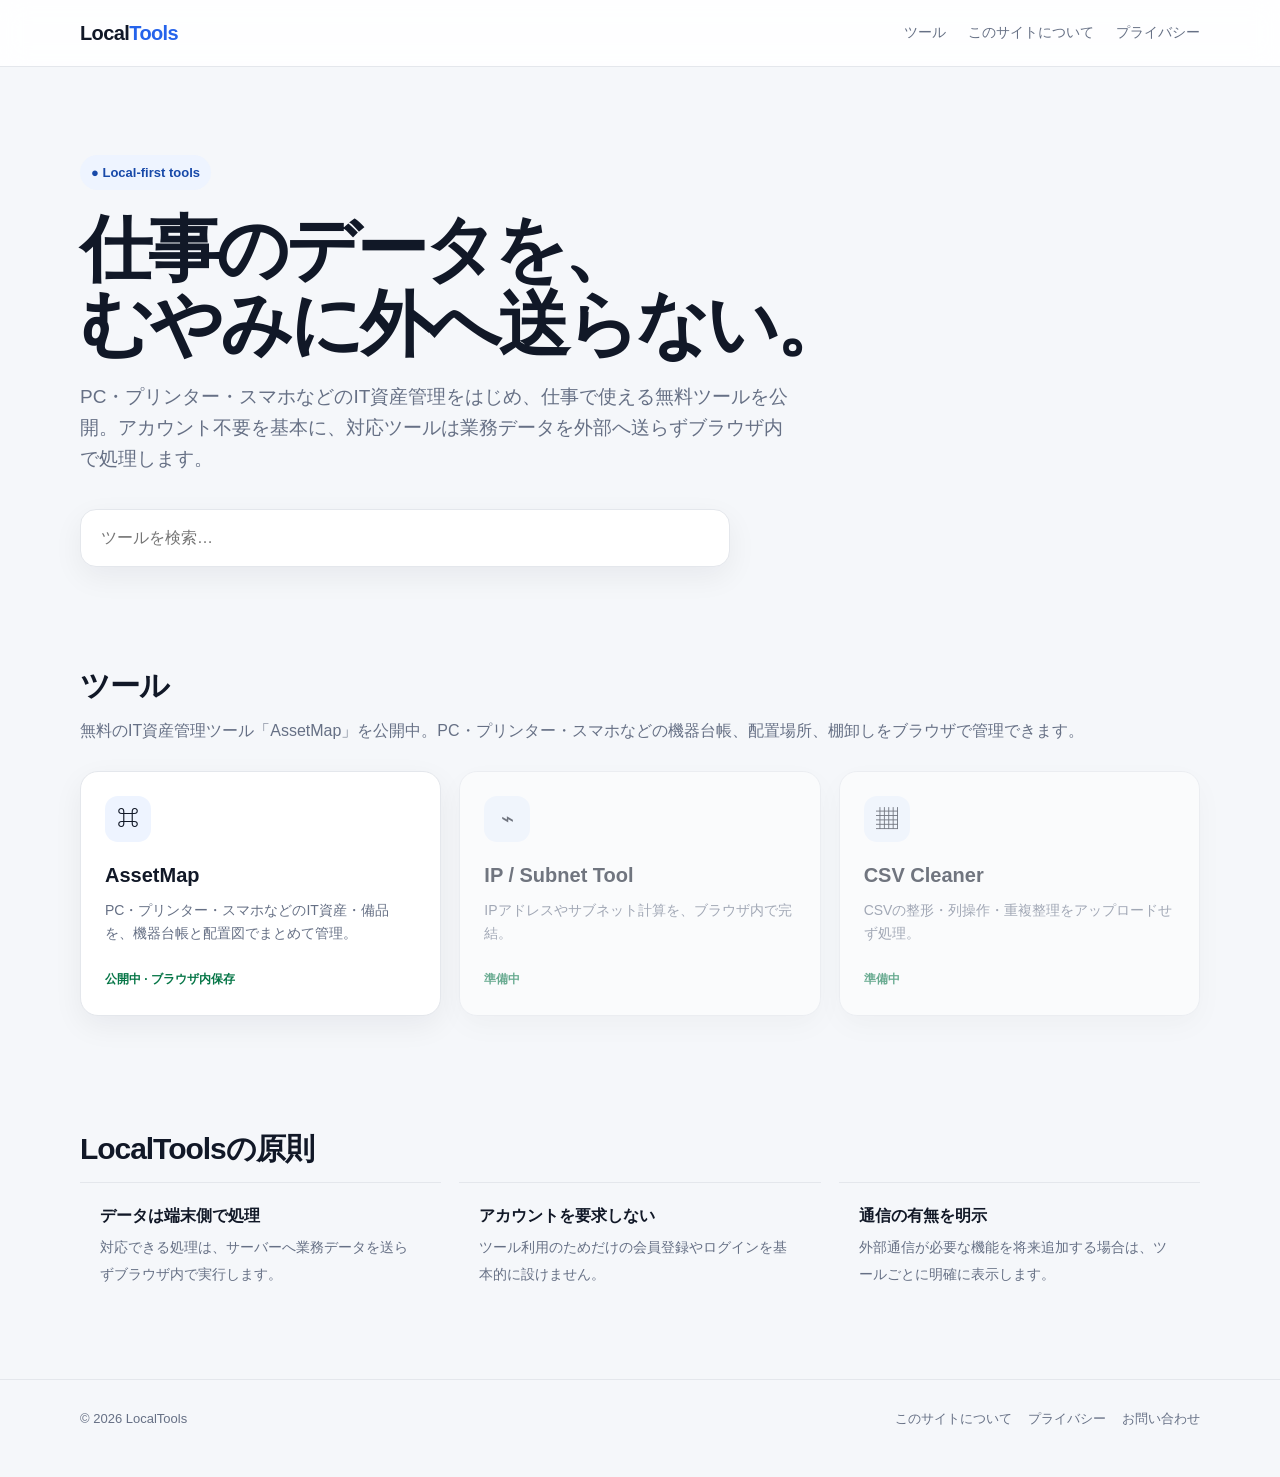
<file: index.html>
<!doctype html><html lang="ja"><head>
<meta charset="utf-8">
<meta name="viewport" content="width=device-width,initial-scale=1">
<title>LocalTools｜無料のIT資産管理・業務ツール｜登録不要・ローカル保存</title>
<meta name="description" content="LocalToolsは、PC・プリンター・スマホなどのIT資産管理をはじめ、仕事で使える無料ツールを公開するサイトです。登録不要を基本とし、対応ツールはデータを外部へ送らずブラウザ内で処理・保存します。">
<meta name="robots" content="index,follow,max-image-preview:large">
<link rel="canonical" href="https://syoshinsya1209.github.io/localtools/">
<meta property="og:type" content="website">
<meta property="og:locale" content="ja_JP">
<meta property="og:site_name" content="LocalTools">
<meta property="og:title" content="LocalTools｜無料のIT資産管理・業務ツール">
<meta property="og:description" content="登録不要を基本に、IT資産管理などの仕事向け無料ツールをブラウザで利用できます。">
<meta property="og:url" content="https://syoshinsya1209.github.io/localtools/">
<meta name="twitter:card" content="summary">
<link rel="stylesheet" href="assets/style.css">
<script type="application/ld+json">
{
  "@context":"https://schema.org",
  "@type":"WebSite",
  "name":"LocalTools",
  "url":"https://syoshinsya1209.github.io/localtools/",
  "description":"登録不要を基本に、ブラウザ内で処理する仕事向け無料ツール集。",
  "inLanguage":"ja"
}
</script>
</head><body><header class="nav"><div class="wrap navin"><a class="brand" href="./">Local<span>Tools</span></a><nav class="links"><a href="#tools">ツール</a><a href="about/">このサイトについて</a><a href="privacy/">プライバシー</a></nav></div></header><main><section class="hero"><div class="wrap"><div class="eyebrow">● Local-first tools</div><h1>仕事のデータを、<br>むやみに外へ送らない。</h1><p>PC・プリンター・スマホなどのIT資産管理をはじめ、仕事で使える無料ツールを公開。アカウント不要を基本に、対応ツールは業務データを外部へ送らずブラウザ内で処理します。</p><div class="search"><input data-tool-search aria-label="ツール検索" placeholder="ツールを検索…"></div></div></section><section class="section" id="tools"><div class="wrap"><h2>ツール</h2><p class="lead">無料のIT資産管理ツール「AssetMap」を公開中。PC・プリンター・スマホなどの機器台帳、配置場所、棚卸しをブラウザで管理できます。</p><div class="grid"><a class="card" data-tool href="tools/assetmap/"><div class="icon">⌘</div><h3>AssetMap</h3><p>PC・プリンター・スマホなどのIT資産・備品を、機器台帳と配置図でまとめて管理。</p><span class="tag">公開中 · ブラウザ内保存</span></a><div class="card disabled" data-tool><div class="icon">⌁</div><h3>IP / Subnet Tool</h3><p>IPアドレスやサブネット計算を、ブラウザ内で完結。</p><span class="tag">準備中</span></div><div class="card disabled" data-tool><div class="icon">▦</div><h3>CSV Cleaner</h3><p>CSVの整形・列操作・重複整理をアップロードせず処理。</p><span class="tag">準備中</span></div></div></div></section><section class="section"><div class="wrap"><h2>LocalToolsの原則</h2><div class="principles"><div class="principle"><strong>データは端末側で処理</strong><span>対応できる処理は、サーバーへ業務データを送らずブラウザ内で実行します。</span></div><div class="principle"><strong>アカウントを要求しない</strong><span>ツール利用のためだけの会員登録やログインを基本的に設けません。</span></div><div class="principle"><strong>通信の有無を明示</strong><span>外部通信が必要な機能を将来追加する場合は、ツールごとに明確に表示します。</span></div></div></div></section></main><footer class="footer"><div class="wrap footin"><span>© 2026 LocalTools</span><div class="footlinks"><a href="about/">このサイトについて</a><a href="privacy/">プライバシー</a><a href="contact/">お問い合わせ</a></div></div></footer><script src="assets/common.js"></script></body></html>
</file>
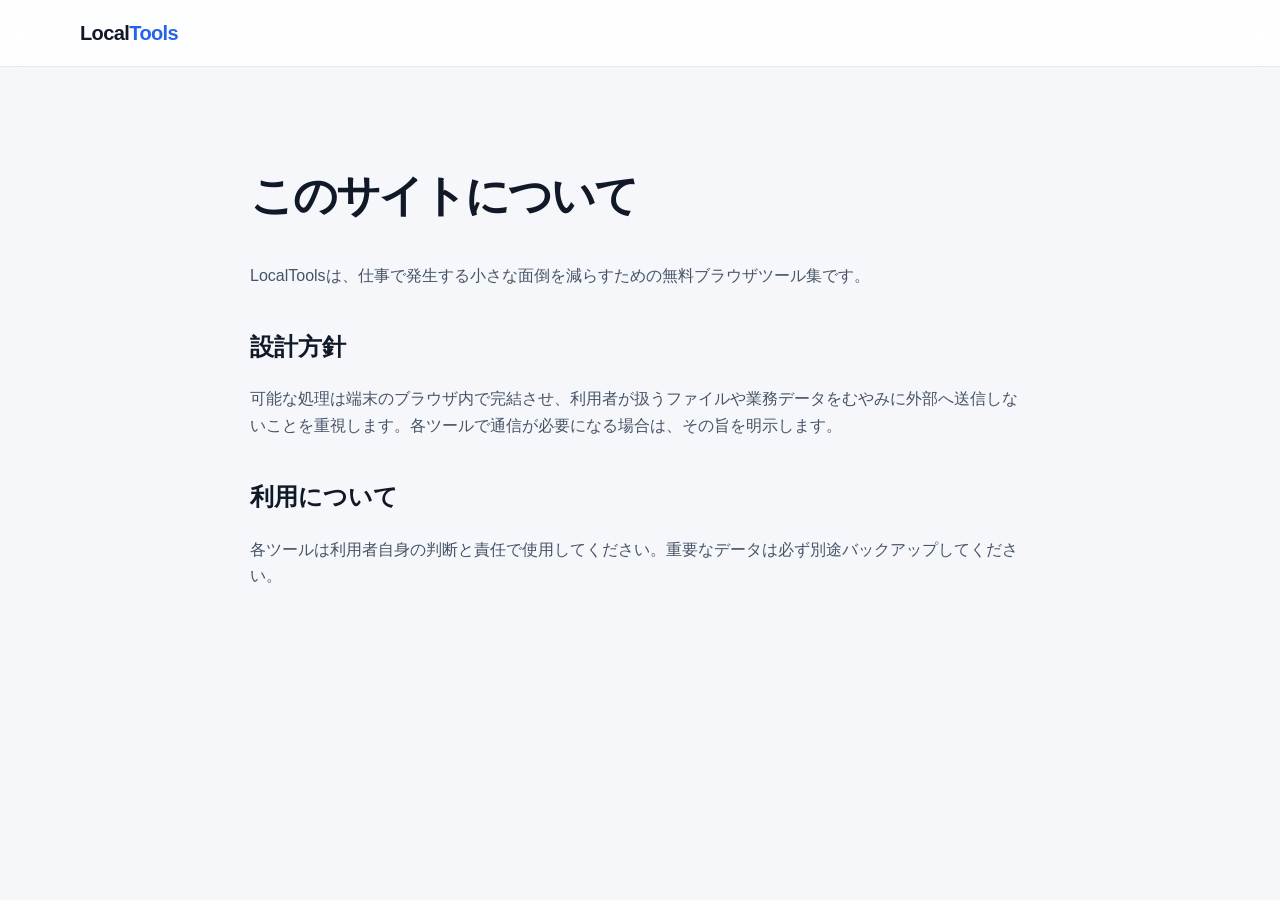
<file: about/index.html>
<!doctype html><html lang="ja"><head><meta charset="utf-8"><meta name="viewport" content="width=device-width,initial-scale=1"><title>このサイトについて — LocalTools</title><link rel="stylesheet" href="../assets/style.css"></head><body><header class="nav"><div class="wrap navin"><a class="brand" href="../">Local<span>Tools</span></a></div></header><main class="page"><div class="wrap prose"><h1>このサイトについて</h1><p>LocalToolsは、仕事で発生する小さな面倒を減らすための無料ブラウザツール集です。</p><h2>設計方針</h2><p>可能な処理は端末のブラウザ内で完結させ、利用者が扱うファイルや業務データをむやみに外部へ送信しないことを重視します。各ツールで通信が必要になる場合は、その旨を明示します。</p><h2>利用について</h2><p>各ツールは利用者自身の判断と責任で使用してください。重要なデータは必ず別途バックアップしてください。</p></div></main></body></html>
</file>
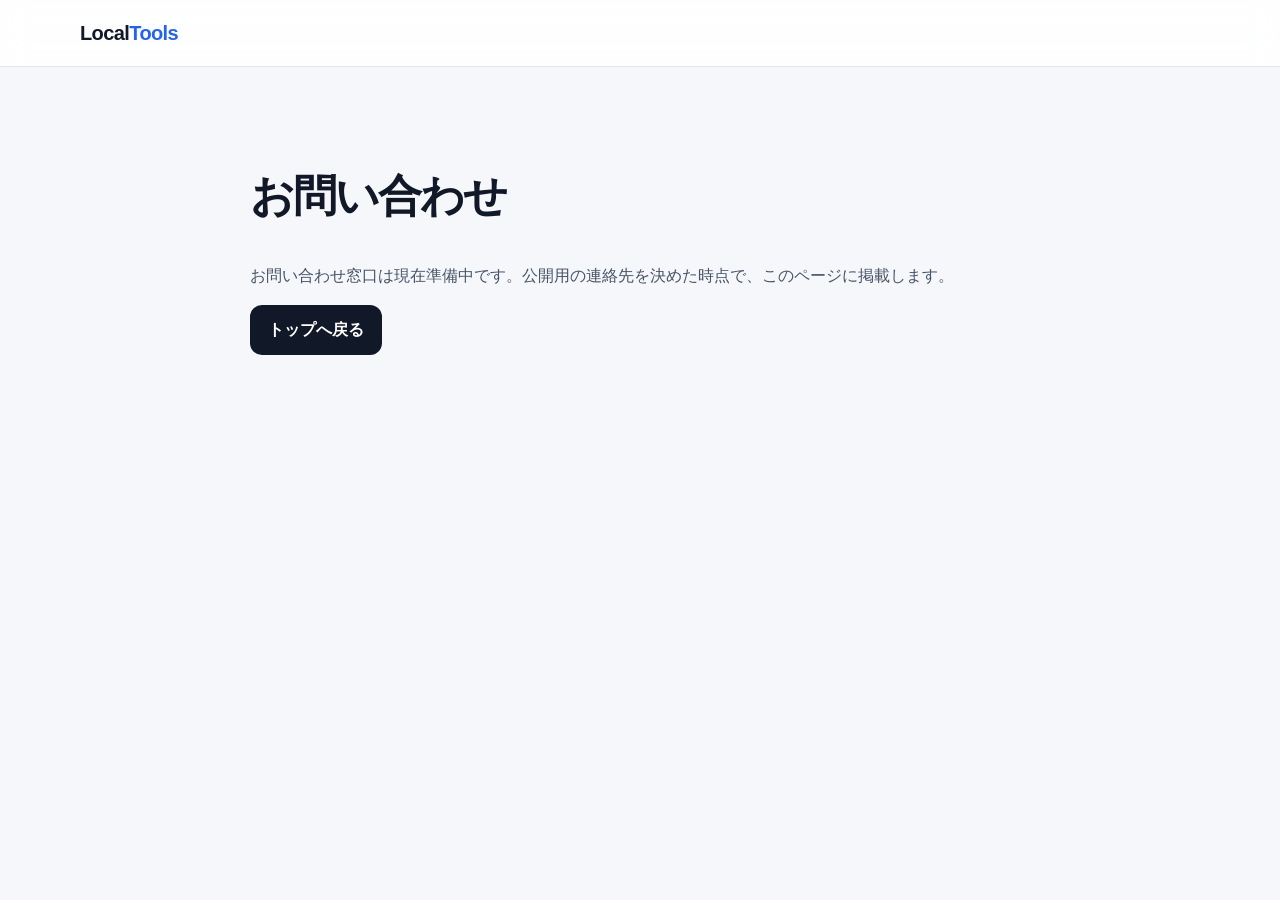
<file: contact/index.html>
<!doctype html><html lang="ja"><head><meta charset="utf-8"><meta name="viewport" content="width=device-width,initial-scale=1"><title>お問い合わせ — LocalTools</title><link rel="stylesheet" href="../assets/style.css"></head><body><header class="nav"><div class="wrap navin"><a class="brand" href="../">Local<span>Tools</span></a></div></header><main class="page"><div class="wrap prose"><h1>お問い合わせ</h1><p>お問い合わせ窓口は現在準備中です。公開用の連絡先を決めた時点で、このページに掲載します。</p><p><a class="button" href="../">トップへ戻る</a></p></div></main></body></html>
</file>
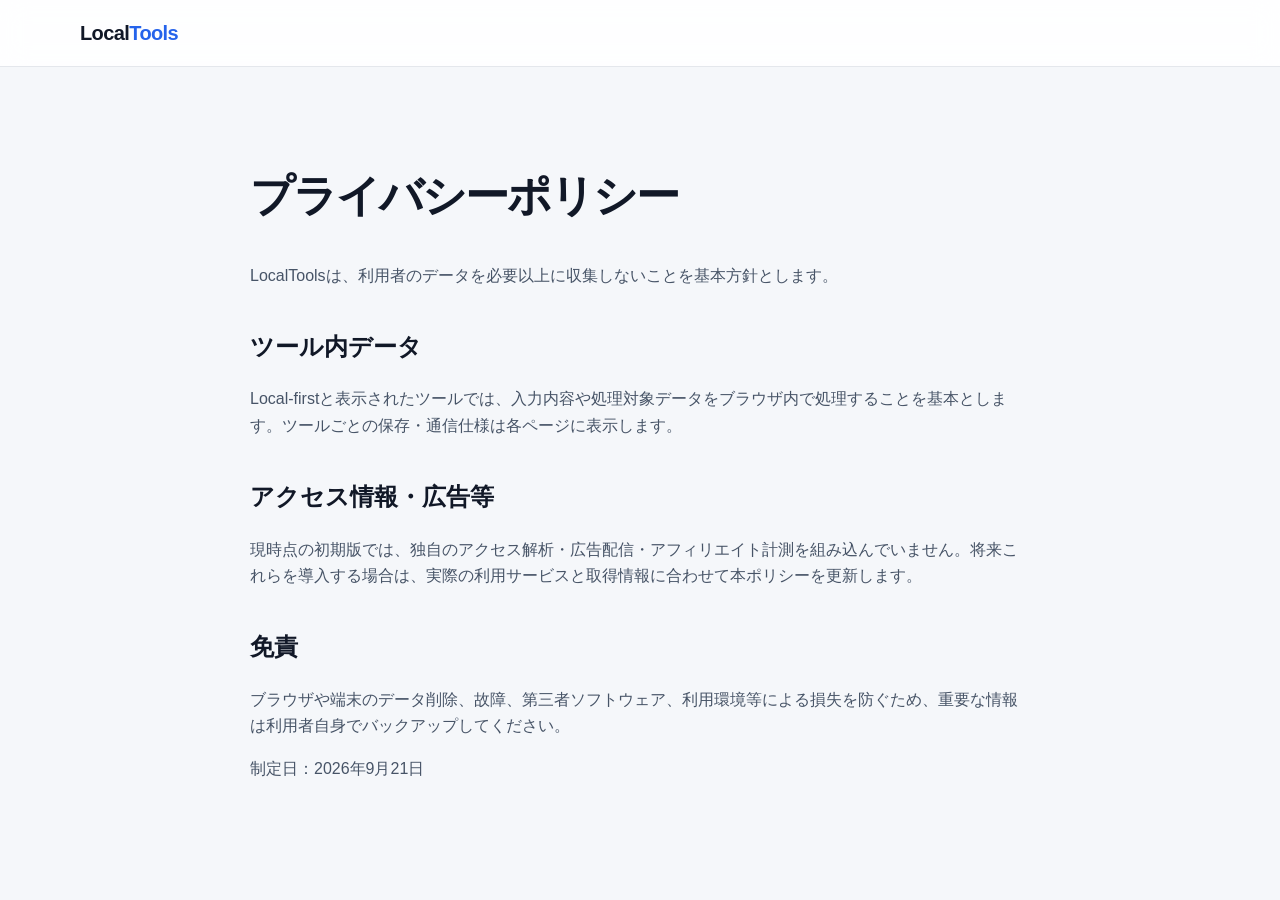
<file: privacy/index.html>
<!doctype html><html lang="ja"><head><meta charset="utf-8"><meta name="viewport" content="width=device-width,initial-scale=1"><title>プライバシーポリシー — LocalTools</title><link rel="stylesheet" href="../assets/style.css"></head><body><header class="nav"><div class="wrap navin"><a class="brand" href="../">Local<span>Tools</span></a></div></header><main class="page"><div class="wrap prose"><h1>プライバシーポリシー</h1><p>LocalToolsは、利用者のデータを必要以上に収集しないことを基本方針とします。</p><h2>ツール内データ</h2><p>Local-firstと表示されたツールでは、入力内容や処理対象データをブラウザ内で処理することを基本とします。ツールごとの保存・通信仕様は各ページに表示します。</p><h2>アクセス情報・広告等</h2><p>現時点の初期版では、独自のアクセス解析・広告配信・アフィリエイト計測を組み込んでいません。将来これらを導入する場合は、実際の利用サービスと取得情報に合わせて本ポリシーを更新します。</p><h2>免責</h2><p>ブラウザや端末のデータ削除、故障、第三者ソフトウェア、利用環境等による損失を防ぐため、重要な情報は利用者自身でバックアップしてください。</p><p>制定日：2026年9月21日</p></div></main></body></html>
</file>
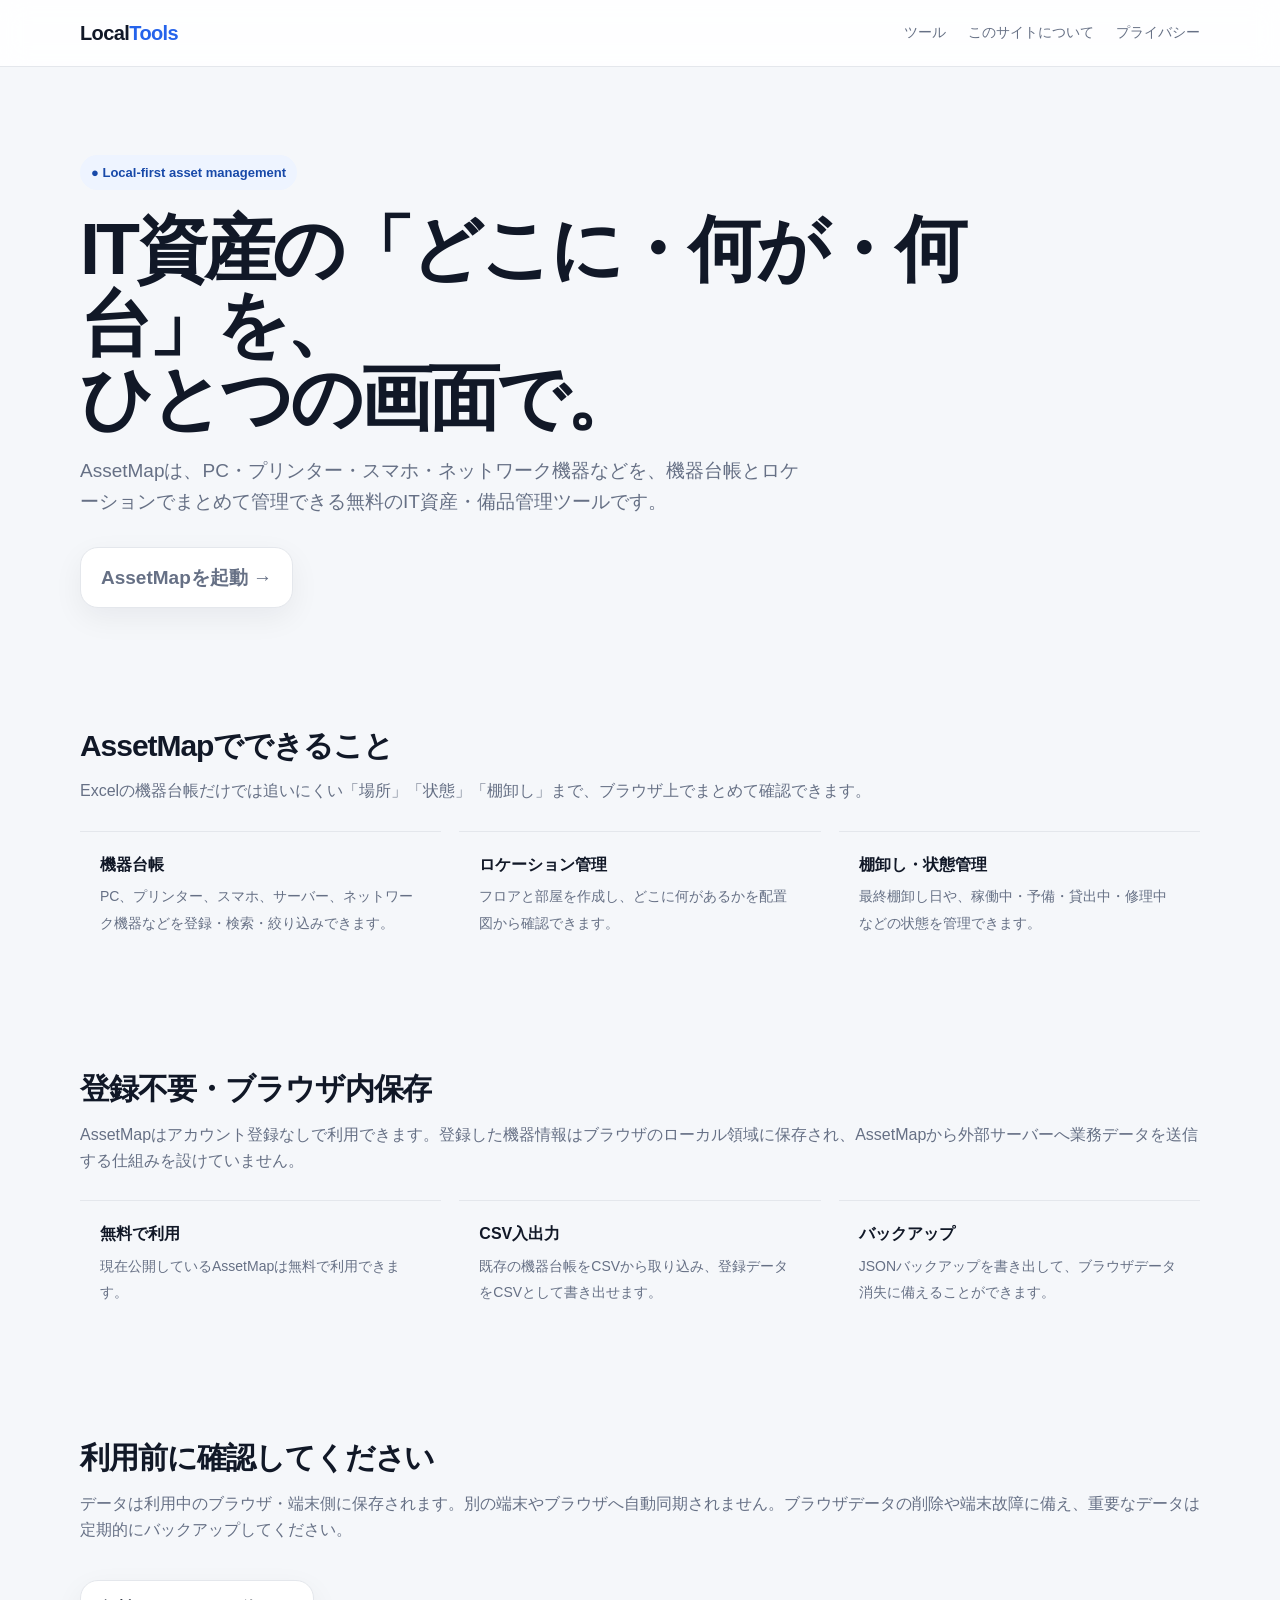
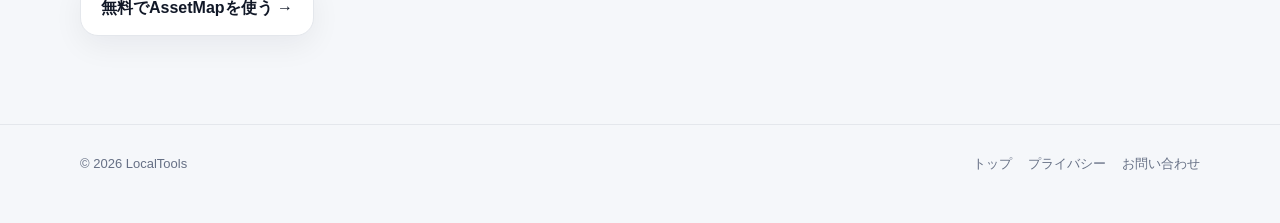
<file: tools/assetmap/index.html>
<!doctype html>
<html lang="ja">
<head>
<meta charset="utf-8">
<meta name="viewport" content="width=device-width,initial-scale=1">
<title>AssetMap｜無料のIT資産・備品管理ツール｜PC・プリンター・スマホを管理</title>
<meta name="description" content="AssetMapは、PC・プリンター・スマホなどのIT資産・備品を、機器台帳・配置場所・棚卸しでまとめて管理できる無料ツールです。アカウント不要。データはブラウザ内に保存します。">
<meta name="robots" content="index,follow,max-image-preview:large">
<link rel="canonical" href="https://syoshinsya1209.github.io/localtools/tools/assetmap/">
<meta property="og:type" content="website">
<meta property="og:locale" content="ja_JP">
<meta property="og:site_name" content="LocalTools">
<meta property="og:title" content="AssetMap｜無料のIT資産・備品管理ツール">
<meta property="og:description" content="PC・プリンター・スマホなどを、台帳・配置場所・棚卸しでまとめて管理。登録不要・ブラウザ内保存。">
<meta property="og:url" content="https://syoshinsya1209.github.io/localtools/tools/assetmap/">
<meta name="twitter:card" content="summary">
<link rel="stylesheet" href="../../assets/style.css">
<script type="application/ld+json">
{
  "@context":"https://schema.org",
  "@type":"SoftwareApplication",
  "name":"AssetMap",
  "applicationCategory":"BusinessApplication",
  "operatingSystem":"Web",
  "url":"https://syoshinsya1209.github.io/localtools/tools/assetmap/",
  "offers":{"@type":"Offer","price":"0","priceCurrency":"JPY"},
  "description":"PC・プリンター・スマホなどのIT資産・備品を、機器台帳・配置場所・棚卸しで管理できる無料Webツール。",
  "isAccessibleForFree":true,
  "inLanguage":"ja"
}
</script>
</head>
<body>
<header class="nav"><div class="wrap navin">
<a class="brand" href="../../">Local<span>Tools</span></a>
<nav class="links"><a href="../../#tools">ツール</a><a href="../../about/">このサイトについて</a><a href="../../privacy/">プライバシー</a></nav>
</div></header>
<main>
<section class="hero"><div class="wrap">
<div class="eyebrow">● Local-first asset management</div>
<h1>IT資産の「どこに・何が・何台」を、<br>ひとつの画面で。</h1>
<p>AssetMapは、PC・プリンター・スマホ・ネットワーク機器などを、機器台帳とロケーションでまとめて管理できる無料のIT資産・備品管理ツールです。</p>
<p><a class="card" style="display:inline-block;padding:14px 20px;margin-top:10px" href="app.html"><strong>AssetMapを起動 →</strong></a></p>
</div></section>

<section class="section"><div class="wrap">
<h2>AssetMapでできること</h2>
<p class="lead">Excelの機器台帳だけでは追いにくい「場所」「状態」「棚卸し」まで、ブラウザ上でまとめて確認できます。</p>
<div class="principles">
<div class="principle"><strong>機器台帳</strong><span>PC、プリンター、スマホ、サーバー、ネットワーク機器などを登録・検索・絞り込みできます。</span></div>
<div class="principle"><strong>ロケーション管理</strong><span>フロアと部屋を作成し、どこに何があるかを配置図から確認できます。</span></div>
<div class="principle"><strong>棚卸し・状態管理</strong><span>最終棚卸し日や、稼働中・予備・貸出中・修理中などの状態を管理できます。</span></div>
</div>
</div></section>

<section class="section"><div class="wrap">
<h2>登録不要・ブラウザ内保存</h2>
<p class="lead">AssetMapはアカウント登録なしで利用できます。登録した機器情報はブラウザのローカル領域に保存され、AssetMapから外部サーバーへ業務データを送信する仕組みを設けていません。</p>
<div class="principles">
<div class="principle"><strong>無料で利用</strong><span>現在公開しているAssetMapは無料で利用できます。</span></div>
<div class="principle"><strong>CSV入出力</strong><span>既存の機器台帳をCSVから取り込み、登録データをCSVとして書き出せます。</span></div>
<div class="principle"><strong>バックアップ</strong><span>JSONバックアップを書き出して、ブラウザデータ消失に備えることができます。</span></div>
</div>
</div></section>

<section class="section"><div class="wrap">
<h2>利用前に確認してください</h2>
<p class="lead">データは利用中のブラウザ・端末側に保存されます。別の端末やブラウザへ自動同期されません。ブラウザデータの削除や端末故障に備え、重要なデータは定期的にバックアップしてください。</p>
<p><a class="card" style="display:inline-block;padding:14px 20px;margin-top:10px" href="app.html"><strong>無料でAssetMapを使う →</strong></a></p>
</div></section>
</main>
<footer class="footer"><div class="wrap footin">
<span>© 2026 LocalTools</span>
<div class="footlinks"><a href="../../">トップ</a><a href="../../privacy/">プライバシー</a><a href="../../contact/">お問い合わせ</a></div>
</div></footer>
</body></html>
</file>
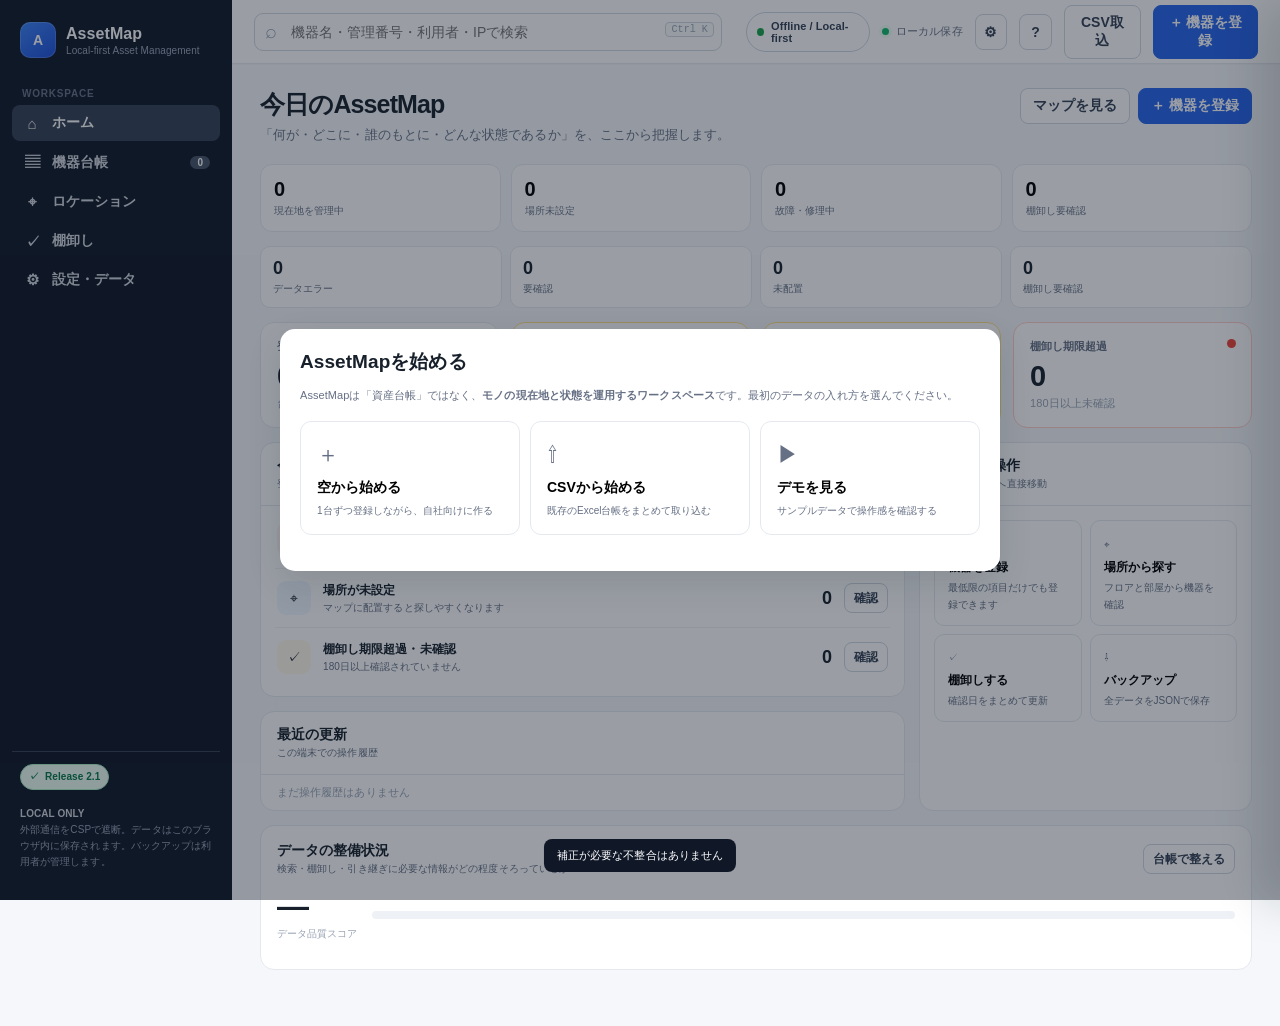
<file: tools/assetmap/app.html>
<!doctype html><html lang="ja"><head><meta charset="utf-8"><meta name="viewport" content="width=device-width,initial-scale=1"><title>AssetMap 3.0 — Local-first Asset Management</title><meta http-equiv="Content-Security-Policy" content="default-src 'none'; script-src 'unsafe-inline'; style-src 'unsafe-inline'; img-src data: blob:; font-src data:; connect-src 'none'; media-src 'none'; object-src 'none'; frame-src 'none'; child-src 'none'; worker-src 'none'; manifest-src 'none'; form-action 'none'; base-uri 'none'; frame-ancestors 'none'">
<meta name="referrer" content="no-referrer"><meta name="robots" content="noindex,nofollow,noarchive"><meta name="color-scheme" content="light">
<style>
:root{--bg:#f5f7fa;--paper:#fff;--ink:#17202b;--muted:#667085;--line:#e5e9ef;--line2:#cfd6df;--nav:#101828;--brand:#2563eb;--brand2:#1d4ed8;--soft:#eff6ff;--good:#067647;--goodbg:#ecfdf3;--warn:#b54708;--warnbg:#fffaeb;--bad:#b42318;--badbg:#fef3f2;--violet:#6941c6;--violetbg:#f4f3ff;--shadow:0 12px 34px rgba(16,24,40,.12);--r:14px}*{box-sizing:border-box}html,body{margin:0;min-height:100%;font-family:Inter,"Noto Sans JP","Yu Gothic UI","Segoe UI",sans-serif;background:var(--bg);color:var(--ink);font-size:14px}button,input,select,textarea{font:inherit}button{cursor:pointer}.hidden{display:none!important}.app{display:grid;grid-template-columns:232px minmax(0,1fr);min-height:100vh}.sidebar{background:var(--nav);color:#fff;padding:18px 12px;position:sticky;top:0;height:100vh;display:flex;flex-direction:column}.brand{display:flex;align-items:center;gap:10px;padding:4px 8px 20px}.mark{width:36px;height:36px;border-radius:10px;background:linear-gradient(145deg,#3b82f6,#1d4ed8);display:grid;place-items:center;font-weight:900;box-shadow:inset 0 0 0 1px rgba(255,255,255,.16)}.brand b{font-size:16px}.brand small{display:block;color:#98a2b3;font-size:10px;margin-top:2px}.navlabel{color:#667085;font-size:10px;font-weight:800;letter-spacing:.08em;padding:10px 10px 6px;text-transform:uppercase}.nav{display:flex;flex-direction:column;gap:3px}.nav button{border:0;background:transparent;color:#d0d5dd;text-align:left;border-radius:8px;padding:9px 10px;font-weight:700;display:flex;align-items:center;gap:10px}.nav button:hover{background:#1d2939;color:#fff}.nav button.active{background:#344054;color:#fff}.ico{width:20px;text-align:center;font-size:15px}.nav .count{margin-left:auto;background:#475467;color:#fff;border-radius:999px;padding:1px 7px;font-size:10px}.sidefoot{margin-top:auto;padding:12px 8px;color:#98a2b3;font-size:10px;line-height:1.6;border-top:1px solid #344054}.sidefoot b{color:#d0d5dd}.workspace{min-width:0}.topbar{height:64px;background:#fff;border-bottom:1px solid var(--line);display:flex;align-items:center;gap:12px;padding:0 22px;position:sticky;top:0;z-index:25}.globalSearch{position:relative;width:min(520px,50vw)}.globalSearch input{width:100%;height:38px;border:1px solid var(--line2);border-radius:9px;padding:0 40px 0 36px;outline:none}.globalSearch:before{content:'⌕';position:absolute;left:11px;top:7px;font-size:20px;color:#98a2b3}.globalSearch kbd{position:absolute;right:8px;top:9px;border:1px solid #d0d5dd;background:#f9fafb;color:#98a2b3;border-radius:4px;padding:1px 5px;font-size:10px}.topspacer{flex:1}.btn{border:1px solid var(--line2);background:#fff;color:#344054;border-radius:8px;padding:8px 12px;font-weight:750;min-height:36px}.btn:hover{background:#f9fafb}.btn.primary{background:var(--brand);border-color:var(--brand);color:#fff}.btn.primary:hover{background:var(--brand2)}.btn.soft{background:var(--soft);border-color:#bfdbfe;color:#1d4ed8}.btn.danger{color:var(--bad)}.btn.small{padding:5px 9px;min-height:30px;font-size:12px}.content{max-width:1640px;margin:auto;padding:24px 28px 56px}.view{display:none}.view.active{display:block}.pagehead{display:flex;align-items:flex-start;gap:16px;margin-bottom:20px}.pagehead h1{margin:0;font-size:25px;letter-spacing:-.035em}.pagehead p{margin:5px 0 0;color:var(--muted);font-size:13px}.pagehead .actions{margin-left:auto;display:flex;gap:8px;flex-wrap:wrap}.demoBanner{background:#fffaeb;border:1px solid #fedf89;border-radius:10px;padding:10px 12px;margin-bottom:16px;display:flex;align-items:center;gap:10px;color:#7a2e0e;font-size:12px}.demoBanner .actions{margin-left:auto;display:flex;gap:6px}.grid4{display:grid;grid-template-columns:repeat(4,minmax(0,1fr));gap:12px}.metric{background:#fff;border:1px solid var(--line);border-radius:var(--r);padding:16px;position:relative;overflow:hidden}.metric .label{font-size:11px;color:var(--muted);font-weight:800}.metric .value{font-size:29px;font-weight:850;letter-spacing:-.04em;margin-top:6px}.metric .hint{font-size:11px;color:#98a2b3;margin-top:3px}.metric.attn{border-color:#fedf89}.metric.bad{border-color:#fecdca}.metric .dot{position:absolute;right:15px;top:16px;width:9px;height:9px;border-radius:50%;background:#d0d5dd}.metric.attn .dot{background:#f79009}.metric.bad .dot{background:#f04438}.dashgrid{display:grid;grid-template-columns:minmax(0,1.55fr) minmax(320px,.8fr);gap:14px;margin-top:14px}.panel{background:#fff;border:1px solid var(--line);border-radius:var(--r);overflow:hidden}.panelhead{display:flex;align-items:center;padding:14px 16px;border-bottom:1px solid var(--line)}.panelhead h2{font-size:14px;margin:0}.panelhead p{margin:2px 0 0;color:var(--muted);font-size:10px}.panelhead .right{margin-left:auto}.tasklist{padding:4px 14px 10px}.task{display:flex;align-items:center;gap:12px;padding:12px 2px;border-bottom:1px solid #f0f2f5}.task:last-child{border:0}.taskIcon{width:34px;height:34px;border-radius:9px;display:grid;place-items:center;background:#f2f4f7}.taskIcon.warn{background:var(--warnbg)}.taskIcon.bad{background:var(--badbg)}.taskIcon.blue{background:var(--soft)}.taskMain{min-width:0;flex:1}.taskMain b{font-size:12px}.taskMain div{font-size:10px;color:var(--muted);margin-top:2px}.task .num{font-weight:850;font-size:18px}.quickgrid{display:grid;grid-template-columns:1fr 1fr;gap:8px;padding:14px}.quick{border:1px solid var(--line);background:#fff;border-radius:10px;padding:13px;text-align:left;min-height:86px}.quick:hover{border-color:#9dbcf4;background:#fbfdff}.quick b{display:block;font-size:12px;margin:8px 0 2px}.quick span{font-size:10px;color:var(--muted)}.recent{width:100%;border-collapse:collapse}.recent td{padding:10px 16px;border-bottom:1px solid #f0f2f5;font-size:11px}.recent tr:last-child td{border:0}.recent .time{color:#98a2b3;white-space:nowrap}.toolbar{display:flex;align-items:center;gap:8px;padding:12px;border-bottom:1px solid var(--line);flex-wrap:wrap}.search{position:relative;min-width:260px;max-width:460px;flex:1}.search input{width:100%;height:38px;border:1px solid var(--line2);border-radius:8px;padding:0 10px 0 34px;outline:none}.search:before{content:'⌕';position:absolute;left:10px;top:7px;font-size:19px;color:#98a2b3}.control{height:38px;border:1px solid var(--line2);border-radius:8px;background:#fff;padding:0 9px;color:#344054}.search input:focus,.control:focus,.field input:focus,.field select:focus,.field textarea:focus{border-color:#84adf4;box-shadow:0 0 0 3px rgba(37,99,235,.10);outline:none}.resultmeta{font-size:11px;color:var(--muted);white-space:nowrap}.bulkbar{display:none;align-items:center;gap:8px;background:#eff6ff;border-bottom:1px solid #bfdbfe;padding:9px 12px;color:#1e40af}.bulkbar.show{display:flex}.tablewrap{overflow:auto;max-height:calc(100vh - 250px);min-height:330px}.table{border-collapse:separate;border-spacing:0;width:100%;min-width:1200px}.table th{position:sticky;top:0;z-index:3;background:#f8fafc;border-bottom:1px solid var(--line);padding:10px 12px;text-align:left;font-size:10px;color:#667085;white-space:nowrap;font-weight:850}.table th.sort{cursor:pointer}.table td{border-bottom:1px solid #eef0f3;padding:10px 12px;vertical-align:middle;font-size:12px}.table tr:hover td{background:#fbfdff}.table tr.selected td{background:#f3f8ff}.check{width:16px;height:16px}.assetname{font-weight:800;color:#101828}.secondary{font-size:10px;color:#98a2b3;margin-top:2px}.badge{display:inline-flex;align-items:center;padding:3px 8px;border-radius:999px;background:#f2f4f7;color:#475467;font-size:10px;font-weight:800;white-space:nowrap}.badge.good{background:var(--goodbg);color:var(--good)}.badge.warn{background:var(--warnbg);color:var(--warn)}.badge.bad{background:var(--badbg);color:var(--bad)}.badge.violet{background:var(--violetbg);color:var(--violet)}.rowaction{border:0;background:transparent;border-radius:6px;padding:5px 8px;color:#475467}.rowaction:hover{background:#f2f4f7}.empty{padding:65px 20px;text-align:center;color:var(--muted)}.emptyIcon{width:52px;height:52px;border-radius:15px;background:#f2f4f7;display:grid;place-items:center;margin:0 auto 12px;font-size:22px}.empty b{display:block;color:#344054;font-size:16px;margin-bottom:5px}.empty p{font-size:11px;margin:0 auto 15px;max-width:440px;line-height:1.7}.maplayout{display:grid;grid-template-columns:minmax(620px,1fr) 340px;gap:14px}.mapbox{padding:12px}.maptoolbar{display:flex;gap:8px;align-items:center;margin-bottom:10px;flex-wrap:wrap}.floors{display:flex;gap:4px}.floors button{border:1px solid var(--line2);background:#fff;border-radius:7px;padding:7px 10px;font-weight:750}.floors button.active{background:#344054;color:#fff;border-color:#344054}.canvas{height:650px;position:relative;overflow:hidden;border:1px solid var(--line);border-radius:10px;background-color:#fcfdff;background-image:linear-gradient(#edf0f3 1px,transparent 1px),linear-gradient(90deg,#edf0f3 1px,transparent 1px);background-size:20px 20px}.room{position:absolute;min-width:85px;min-height:58px;border:2px solid #aac5ef;background:rgba(239,246,255,.94);border-radius:9px;display:flex;align-items:center;justify-content:center;text-align:center;padding:8px;font-weight:800;user-select:none;cursor:pointer}.room:hover,.room.selected{border-color:var(--brand);box-shadow:0 0 0 3px rgba(37,99,235,.10)}.room .count{position:absolute;right:6px;top:5px;background:#fff;border:1px solid #bfdbfe;color:#1d4ed8;border-radius:999px;padding:1px 6px;font-size:9px}.maphint{font-size:10px;color:#98a2b3;margin-left:auto}.sidepanel{padding:16px;height:max-content}.sidepanel h3{margin:0;font-size:17px}.sidepanel .subhead{color:var(--muted);font-size:11px;margin:4px 0 14px}.devicecard{border:1px solid var(--line);border-radius:9px;padding:10px 11px;margin-top:8px;cursor:pointer}.devicecard:hover{border-color:#9dbff2;background:#fbfdff}.devicecard b{font-size:12px}.inventoryGrid{display:grid;grid-template-columns:320px minmax(0,1fr);gap:14px}.inventorySide{padding:16px}.progress{height:9px;background:#eef2f6;border-radius:999px;overflow:hidden;margin:10px 0}.progress span{display:block;height:100%;background:var(--brand)}.inventoryBig{font-size:34px;font-weight:900;letter-spacing:-.04em}.inventoryList{padding:0 14px 12px}.invrow{display:grid;grid-template-columns:1fr 130px 110px;align-items:center;gap:10px;padding:11px 2px;border-bottom:1px solid #eef0f3}.settingsgrid{display:grid;grid-template-columns:1fr 1fr;gap:14px}.settingscard{padding:18px}.settingscard h3{margin:0 0 5px;font-size:15px}.settingscard p{margin:0 0 14px;color:var(--muted);line-height:1.65;font-size:11px}.stack{display:flex;gap:8px;flex-wrap:wrap}.notice{border:1px solid #bfdbfe;background:#f5f9ff;color:#1e40af;border-radius:9px;padding:11px 12px;font-size:11px;line-height:1.65}.drawerback{position:fixed;inset:0;background:rgba(16,24,40,.38);opacity:0;pointer-events:none;z-index:50;transition:.16s}.drawerback.open{opacity:1;pointer-events:auto}.drawer{position:fixed;right:0;top:0;width:min(660px,100vw);height:100vh;background:#fff;z-index:51;transform:translateX(100%);transition:.18s;display:flex;flex-direction:column;box-shadow:-20px 0 45px rgba(16,24,40,.16)}.drawer.open{transform:none}.drawerhead{display:flex;align-items:flex-start;gap:12px;padding:18px 20px;border-bottom:1px solid var(--line)}.drawerhead h2{font-size:19px;margin:2px 0 0}.eyebrow{font-size:9px;color:var(--muted);font-weight:850;text-transform:uppercase;letter-spacing:.08em}.drawerbody{padding:18px 20px;overflow:auto;flex:1}.section{margin-bottom:24px}.sectiontitle{display:flex;align-items:center;gap:8px;font-size:11px;font-weight:850;color:#475467;margin-bottom:11px;padding-bottom:8px;border-bottom:1px solid #eef0f2}.formgrid{display:grid;grid-template-columns:1fr 1fr;gap:12px}.field{display:flex;flex-direction:column;gap:5px}.field.full{grid-column:1/-1}.field label{font-size:10px;font-weight:800;color:#475467}.req{color:var(--bad)}.field input,.field select,.field textarea{width:100%;border:1px solid var(--line2);border-radius:8px;background:#fff;padding:9px 10px}.field textarea{min-height:78px;resize:vertical}.help{font-size:9px;color:#98a2b3}.drawerfoot{display:flex;align-items:center;gap:8px;padding:13px 20px;border-top:1px solid var(--line)}.drawerfoot .left{margin-right:auto}.modalback{position:fixed;inset:0;background:rgba(16,24,40,.42);z-index:60;display:none;place-items:center;padding:20px}.modalback.open{display:grid}.modal{width:min(720px,100%);max-height:88vh;overflow:auto;background:#fff;border-radius:15px;box-shadow:var(--shadow);padding:20px}.modal h2{margin:0;font-size:19px}.modal p{color:var(--muted);font-size:11px;line-height:1.7}.choicegrid{display:grid;grid-template-columns:repeat(3,1fr);gap:10px;margin:16px 0}.choice{border:1px solid var(--line);background:#fff;border-radius:11px;padding:16px;text-align:left}.choice:hover{border-color:#9dbcf4;background:#fbfdff}.choice b{display:block;margin:8px 0 4px}.choice span{font-size:10px;color:var(--muted);line-height:1.5}.mastertabs{display:flex;gap:5px;margin:15px 0;flex-wrap:wrap}.mastertabs button{border:1px solid var(--line2);background:#fff;border-radius:7px;padding:7px 10px;font-weight:700}.mastertabs button.active{background:#344054;color:#fff}.masterrow{display:flex;gap:7px;margin-top:7px}.masterrow input{flex:1;border:1px solid var(--line2);border-radius:7px;padding:8px}.toast{position:fixed;left:50%;bottom:28px;z-index:100;transform:translate(-50%,15px);opacity:0;background:#101828;color:#fff;border-radius:8px;padding:9px 13px;font-size:11px;transition:.18s;pointer-events:none}.toast.show{opacity:1;transform:translate(-50%,0)}@media(max-width:1050px){.app{grid-template-columns:76px minmax(0,1fr)}.sidebar{padding:18px 9px}.brand{padding-left:10px}.brand b,.brand small,.navlabel,.nav button span:not(.ico),.nav .count,.sidefoot{display:none}.nav button{justify-content:center;padding:11px}.ico{font-size:17px}.dashgrid,.maplayout,.inventoryGrid{grid-template-columns:1fr}.canvas{height:560px}.grid4{grid-template-columns:1fr 1fr}.settingsgrid{grid-template-columns:1fr}}@media(max-width:700px){.app{display:block}.sidebar{position:fixed;left:0;right:0;bottom:0;top:auto;height:64px;z-index:45;display:block;padding:6px;background:#101828}.brand,.navlabel,.sidefoot{display:none}.nav{flex-direction:row;justify-content:space-around}.nav button{padding:8px 10px}.nav button span:not(.ico){display:none}.workspace{padding-bottom:64px}.topbar{padding:0 12px}.globalSearch{width:100%}.topbar .btn:not(.primary){display:none}.content{padding:16px 12px 34px}.pagehead{align-items:flex-start}.pagehead .actions{display:none}.grid4{grid-template-columns:1fr 1fr}.metric{padding:13px}.metric .value{font-size:24px}.formgrid{grid-template-columns:1fr}.field.full{grid-column:auto}.choicegrid{grid-template-columns:1fr}.demoBanner{align-items:flex-start;flex-direction:column}.demoBanner .actions{margin-left:0}}
</style>
<style id="v6-polish">
:root{--focus:0 0 0 3px rgba(37,99,235,.18)}
body{letter-spacing:.005em}.content{max-width:1720px}.btn,.control,.quick,.nav button{transition:background .14s,border-color .14s,box-shadow .14s,transform .14s}.btn:active,.quick:active{transform:translateY(1px)}
button:focus-visible,input:focus-visible,select:focus-visible,textarea:focus-visible{outline:none;box-shadow:var(--focus)!important}.topbar{box-shadow:0 1px 0 rgba(16,24,40,.02)}
.v6status{display:flex;align-items:center;gap:7px;color:#667085;font-size:11px;white-space:nowrap}.v6status i{width:7px;height:7px;border-radius:50%;background:#12b76a;box-shadow:0 0 0 3px #ecfdf3}.v6help{width:36px;padding:0;display:grid;place-items:center}
.insightbar{display:grid;grid-template-columns:repeat(4,minmax(0,1fr));gap:8px;padding:10px 12px;border-bottom:1px solid var(--line);background:#fbfcfe}.insight{border:1px solid var(--line);background:#fff;border-radius:9px;padding:9px 11px;text-align:left}.insight:hover{border-color:#9dbcf4}.insight b{display:block;font-size:16px}.insight span{font-size:10px;color:var(--muted)}
.healthpanel{margin-top:14px;padding:16px}.healthtop{display:flex;align-items:center;gap:14px}.healthscore{font-size:32px;font-weight:900;letter-spacing:-.05em}.healthbar{height:8px;background:#eef2f6;border-radius:99px;overflow:hidden;flex:1}.healthbar>i{display:block;height:100%;background:#2563eb;border-radius:99px}.healthitems{display:flex;gap:8px;flex-wrap:wrap;margin-top:12px}.healthitem{background:#f8fafc;border:1px solid var(--line);border-radius:8px;padding:7px 9px;font-size:10px;color:#475467}
.paletteShade{position:fixed;inset:0;background:rgba(16,24,40,.34);backdrop-filter:blur(2px);z-index:100;display:none;align-items:flex-start;justify-content:center;padding-top:12vh}.paletteShade.open{display:flex}.palette{width:min(620px,calc(100vw - 30px));background:#fff;border:1px solid #d0d5dd;border-radius:14px;box-shadow:0 24px 70px rgba(16,24,40,.24);overflow:hidden}.palette input{width:100%;height:54px;border:0;border-bottom:1px solid var(--line);padding:0 18px;font-size:15px;outline:0}.paletteList{padding:7px;max-height:390px;overflow:auto}.pcmd{width:100%;border:0;background:#fff;border-radius:8px;padding:10px 11px;text-align:left;display:flex;align-items:center;gap:11px}.pcmd:hover,.pcmd.active{background:#f2f4f7}.pcmd .pico{width:30px;height:30px;border:1px solid var(--line);border-radius:7px;display:grid;place-items:center}.pcmd b{display:block;font-size:12px}.pcmd small{color:#98a2b3}.pcmd kbd{margin-left:auto;border:1px solid var(--line2);border-radius:5px;padding:2px 6px;color:#98a2b3;background:#fff}.paletteFoot{padding:8px 12px;border-top:1px solid var(--line);font-size:10px;color:#98a2b3}
.v6modal{position:fixed;inset:0;background:rgba(16,24,40,.34);z-index:90;display:none;align-items:center;justify-content:center;padding:18px}.v6modal.open{display:flex}.v6card{width:min(560px,100%);max-height:80vh;overflow:auto;background:#fff;border-radius:14px;box-shadow:var(--shadow);border:1px solid var(--line)}.v6cardHead{padding:16px 18px;border-bottom:1px solid var(--line);display:flex;align-items:center}.v6cardHead h2{font-size:15px;margin:0}.v6cardBody{padding:16px 18px}.shortcut{display:grid;grid-template-columns:1fr auto;gap:8px;padding:9px 0;border-bottom:1px solid #f0f2f5;font-size:12px}.shortcut:last-child{border:0}.shortcut kbd{border:1px solid var(--line2);border-bottom-width:2px;border-radius:5px;padding:2px 7px;background:#f9fafb;color:#475467}
.dupewarn{display:none;margin-top:8px;padding:8px 10px;border-radius:8px;background:#fffaeb;border:1px solid #fedf89;color:#93370d;font-size:10px;line-height:1.5}.dupewarn.show{display:block}
body.compact .table td{padding-top:6px;padding-bottom:6px}body.compact .table th{padding-top:7px;padding-bottom:7px}body.compact .secondary{margin-top:0}.prefrow{display:flex;justify-content:space-between;align-items:center;padding:10px 0;border-bottom:1px solid #f0f2f5}.prefrow:last-child{border:0}.switch{width:42px;height:24px;border:0;border-radius:99px;background:#d0d5dd;padding:3px}.switch i{display:block;width:18px;height:18px;border-radius:50%;background:#fff;transition:.15s}.switch.on{background:#2563eb}.switch.on i{transform:translateX(18px)}
@media(max-width:900px){.insightbar{grid-template-columns:1fr 1fr}.v6status{display:none}}@media(max-width:600px){.insightbar{grid-template-columns:1fr}.healthtop{align-items:flex-start;flex-direction:column}.healthbar{width:100%}}
</style>

<style id="v7-product-layer">
/* V7: Map-first operational layer */
.maplayout{grid-template-columns:minmax(620px,1fr) 380px}.mapbox{position:relative}.maptoolbar{position:sticky;top:0;z-index:4;background:#fff;padding:2px 0 10px}.mapSearch{position:relative;flex:1;min-width:220px;max-width:360px}.mapSearch input{width:100%;height:36px;border:1px solid var(--line2);border-radius:8px;padding:0 10px 0 32px}.mapSearch:before{content:'⌕';position:absolute;left:9px;top:5px;color:#98a2b3;font-size:19px}.mapLegend{display:flex;gap:7px;align-items:center;font-size:10px;color:#667085}.legendDot{width:8px;height:8px;border-radius:50%;display:inline-block}.legendDot.good{background:#12b76a}.legendDot.warn{background:#f79009}.legendDot.bad{background:#f04438}.room{overflow:hidden;transition:.14s ease}.room.haswarn{border-color:#f79009;background:#fffaeb}.room.hasbad{border-color:#f04438;background:#fff5f4}.room.searchhit{box-shadow:0 0 0 4px rgba(37,99,235,.18);border-color:#2563eb}.room .roomstatus{position:absolute;left:6px;bottom:5px;display:flex;gap:3px}.room .mini{width:6px;height:6px;border-radius:50%;background:#12b76a}.room .mini.warn{background:#f79009}.room .mini.bad{background:#f04438}.mapSummary{display:grid;grid-template-columns:repeat(3,1fr);gap:7px;margin:10px 0 13px}.mapSummary button{border:1px solid var(--line);background:#fff;border-radius:9px;padding:9px 7px;text-align:left}.mapSummary b{display:block;font-size:18px}.mapSummary span{font-size:9px;color:#667085}.devicecard{position:relative;padding-right:72px}.devicecard .cardActions{position:absolute;right:8px;top:8px;display:flex;gap:4px}.miniBtn{border:1px solid var(--line);background:#fff;border-radius:6px;padding:4px 6px;font-size:9px;color:#475467}.miniBtn:hover{border-color:#9dbcf4;background:#eff6ff}.unplacedTray{margin-top:12px;border-top:1px solid var(--line);padding-top:12px}.unplacedTray h4{margin:0 0 7px;font-size:11px}.unplacedAsset{display:flex;align-items:center;gap:8px;padding:8px;border:1px dashed #cfd6df;border-radius:8px;margin-top:6px;background:#fafbfc;cursor:grab}.unplacedAsset b{font-size:10px}.unplacedAsset span{margin-left:auto;color:#98a2b3;font-size:9px}.assetPulse{animation:v7pulse 1.2s ease 2}@keyframes v7pulse{50%{box-shadow:0 0 0 6px rgba(37,99,235,.18)}}
.opsStrip{display:grid;grid-template-columns:repeat(4,minmax(0,1fr));gap:10px;margin:14px 0}.opsCard{border:1px solid var(--line);background:#fff;border-radius:12px;padding:13px;text-align:left}.opsCard:hover{border-color:#9dbcf4}.opsCard strong{font-size:20px;display:block}.opsCard span{font-size:10px;color:#667085}.opsCard.warn{border-color:#fedf89}.opsCard.bad{border-color:#fecdca}.smartIssue{display:flex;gap:10px;align-items:flex-start;padding:10px 0;border-bottom:1px solid #f0f2f5}.smartIssue:last-child{border:0}.smartIssue .sev{width:8px;height:8px;border-radius:50%;margin-top:5px;background:#f79009}.smartIssue .sev.bad{background:#f04438}.smartIssue b{font-size:11px}.smartIssue p{margin:2px 0 0;font-size:9px;color:#667085;line-height:1.5}.smartIssue button{margin-left:auto;white-space:nowrap}.locTrail{font-size:10px;color:#667085;margin-top:5px}.drawerLocationHero{margin:-2px 0 14px;padding:11px 12px;border:1px solid #bfdbfe;background:#eff6ff;border-radius:10px;display:flex;align-items:center;gap:9px}.drawerLocationHero b{font-size:11px}.drawerLocationHero span{font-size:9px;color:#475467}.moveMode .room{cursor:copy}.moveMode .room:hover{background:#dbeafe;border-color:#2563eb}.moveBanner{display:none;position:absolute;z-index:8;left:50%;top:14px;transform:translateX(-50%);background:#101828;color:#fff;border-radius:999px;padding:8px 12px;font-size:10px;box-shadow:var(--shadow)}.moveMode .moveBanner{display:block}
@media(max-width:900px){.opsStrip{grid-template-columns:1fr 1fr}.maplayout{grid-template-columns:1fr}.mapSearch{max-width:none}.mapLegend{display:none}}
</style>
<style id="v8-hardening-css">
.qualityStrip{display:grid;grid-template-columns:repeat(4,1fr);gap:8px;margin:0 0 14px}.qualityItem{border:1px solid var(--line);background:#fff;border-radius:10px;padding:11px 12px}.qualityItem b{display:block;font-size:18px}.qualityItem span{font-size:10px;color:var(--muted)}.qualityItem.bad{border-color:#fecdca;background:#fffafa}.qualityItem.warn{border-color:#fedf89;background:#fffdf7}.fieldError{font-size:10px;color:var(--bad);margin-top:3px}.invalid{border-color:#f04438!important;box-shadow:0 0 0 3px rgba(240,68,56,.08)!important}.safeNote{font-size:10px;color:#667085;line-height:1.55;margin-top:8px}.issueRow{display:flex;gap:10px;align-items:flex-start;border-bottom:1px solid #eef0f3;padding:10px 0}.issueRow:last-child{border:0}.issueRow .grow{flex:1;min-width:0}.issueRow b{font-size:11px}.issueRow p{margin:2px 0 0;font-size:10px;color:var(--muted)}.floorManage{display:flex;align-items:center;gap:8px;border:1px solid var(--line);border-radius:9px;padding:10px;margin-top:7px}.floorManage .grow{flex:1}.healthOk{color:var(--good)}@media(max-width:700px){.qualityStrip{grid-template-columns:1fr 1fr}}

.local-badge{display:inline-flex;align-items:center;gap:7px;padding:7px 10px;border:1px solid #cbd5e1;border-radius:999px;background:#fff;font-size:11px;font-weight:800;color:#334155}.local-badge:before{content:"";width:8px;height:8px;border-radius:50%;background:#16a34a}.security-card{border:1px solid #dbe3ea;border-radius:14px;padding:16px;background:#fff}.security-grid{display:grid;grid-template-columns:repeat(2,minmax(0,1fr));gap:10px;margin-top:12px}.security-item{padding:12px;border:1px solid #e5e7eb;border-radius:12px;background:#f8fafc}.security-item b{display:block;font-size:12px;margin-bottom:4px}.security-item span{font-size:11px;color:#64748b;line-height:1.5}.danger-note{margin-top:12px;padding:12px;border-radius:12px;background:#fff7ed;border:1px solid #fed7aa;color:#9a3412;font-size:11px;line-height:1.6}@media(max-width:760px){.security-grid{grid-template-columns:1fr}}
</style></head><body><div class="app"><aside class="sidebar"><div class="brand"><div class="mark">A</div><div><b>AssetMap</b><small>Local-first Asset Management</small></div></div><div class="navlabel">Workspace</div><nav class="nav"><button class="active" data-view="home"><span class="ico">⌂</span><span>ホーム</span></button><button data-view="assets"><span class="ico">▤</span><span>機器台帳</span><span class="count" id="navCount">0</span></button><button data-view="map"><span class="ico">⌖</span><span>ロケーション</span></button><button data-view="inventory"><span class="ico">✓</span><span>棚卸し</span></button><button data-view="settings"><span class="ico">⚙</span><span>設定・データ</span></button></nav><div class="sidefoot"><b>LOCAL ONLY</b><br>外部通信をCSPで遮断。データはこのブラウザ内に保存されます。バックアップは利用者が管理します。</div></aside><main class="workspace"><header class="topbar"><div class="globalSearch"><input id="globalQ" placeholder="機器名・管理番号・利用者・IPで検索"><kbd>Ctrl K</kbd></div><div class="topspacer"></div><span class="local-badge" title="外部通信なし">Offline / Local-first</span><div class="v6status" title="外部通信なし・このブラウザ内に保存"><i></i> ローカル保存</div><button class="btn v6help" id="v6Prefs" title="表示設定">⚙</button><button class="btn v6help" id="v6Help" title="ショートカット">?</button><button class="btn" id="quickImport">CSV取込</button><button class="btn primary" id="addTop">＋ 機器を登録</button></header><div class="content">
<div id="demoBanner" class="demoBanner"><b>デモデータを表示中</b><span>まず操作感を確認できます。実運用を始めるときは空にしてください。</span><div class="actions"><button class="btn small" id="clearDemo">空の状態から始める</button><button class="btn small" id="hideDemo">この案内を閉じる</button></div></div>
<section class="view active" id="home"><div class="pagehead"><div><h1>今日のAssetMap</h1><p>「何が・どこに・誰のもとに・どんな状態であるか」を、ここから把握します。</p></div><div class="actions"><button class="btn" data-go="map">マップを見る</button><button class="btn primary" id="homeAdd">＋ 機器を登録</button></div></div><div class="opsStrip" id="v7OpsStrip"></div><div class="qualityStrip" id="v8QualityStrip"></div><div class="grid4"><div class="metric"><span class="dot"></span><div class="label">登録機器</div><div class="value" id="dAll">0</div><div class="hint">台帳に登録されている総数</div></div><div class="metric attn"><span class="dot"></span><div class="label">要確認</div><div class="value" id="dAttention">0</div><div class="hint">故障・修理・廃棄予定</div></div><div class="metric attn"><span class="dot"></span><div class="label">未配置</div><div class="value" id="dUnplaced">0</div><div class="hint">場所が未設定の機器</div></div><div class="metric bad"><span class="dot"></span><div class="label">棚卸し期限超過</div><div class="value" id="dOverdue">0</div><div class="hint">180日以上未確認</div></div></div><div class="dashgrid"><div><div class="panel"><div class="panelhead"><div><h2>今やること</h2><p>登録データから自動で抽出</p></div></div><div class="tasklist" id="tasks"></div></div><div class="panel" style="margin-top:14px"><div class="panelhead"><div><h2>最近の更新</h2><p>この端末での操作履歴</p></div></div><table class="recent" id="recent"></table></div></div><div class="panel"><div class="panelhead"><div><h2>クイック操作</h2><p>よく使う操作へ直接移動</p></div></div><div class="quickgrid"><button class="quick" id="quickAdd"><span>＋</span><b>機器を登録</b><span>最低限の項目だけでも登録できます</span></button><button class="quick" data-go="map"><span>⌖</span><b>場所から探す</b><span>フロアと部屋から機器を確認</span></button><button class="quick" data-go="inventory"><span>✓</span><b>棚卸しする</b><span>確認日をまとめて更新</span></button><button class="quick" id="quickExport"><span>⇩</span><b>バックアップ</b><span>全データをJSONで保存</span></button></div></div></div><div class="panel healthpanel"><div class="panelhead" style="padding:0 0 12px;border:0"><div><h2>データの整備状況</h2><p>検索・棚卸し・引き継ぎに必要な情報がどの程度そろっているか</p></div><div class="right"><button class="btn small" data-go="assets">台帳で整える</button></div></div><div class="healthtop"><div><div class="healthscore" id="v6HealthScore">—</div><div class="secondary">データ品質スコア</div></div><div class="healthbar"><i id="v6HealthBar" style="width:0%"></i></div></div><div class="healthitems" id="v6HealthItems"></div></div></section>
<section class="view" id="assets"><div class="pagehead"><div><h1>機器台帳</h1><p>登録情報は残しつつ、普段は必要な情報だけを素早く確認できます。</p></div><div class="actions"><button class="btn" id="exportCsv">CSV出力</button><button class="btn primary" id="assetAdd">＋ 機器を登録</button></div></div><div class="panel"><div class="insightbar" id="v6Insights"></div><div class="toolbar"><div class="search"><input id="q" placeholder="機器名・管理番号・利用者・IPなどを検索"></div><select class="control" id="fCategory"></select><select class="control" id="fStatus"></select><select class="control" id="fDept"></select><button class="btn small" id="clearFilters">クリア</button><span class="resultmeta" id="resultCount"></span></div><div class="bulkbar" id="bulk"><b id="bulkCount"></b><button class="btn small" id="bulkStatus">状態変更</button><button class="btn small" id="bulkDept">部門変更</button><button class="btn small" id="bulkInventory">棚卸し済みにする</button><button class="btn small danger" id="bulkDelete">削除</button><button class="btn small" id="unselect">選択解除</button></div><div class="tablewrap"><table class="table"><thead><tr><th><input type="checkbox" class="check" id="checkAll"></th><th class="sort" data-sort="name">機器</th><th class="sort" data-sort="category">種別</th><th class="sort" data-sort="asset">管理番号</th><th class="sort" data-sort="department">部門</th><th class="sort" data-sort="owner">利用者</th><th class="sort" data-sort="location">場所</th><th class="sort" data-sort="status">状態</th><th>IP</th><th>最終確認</th><th></th></tr></thead><tbody id="tbody"></tbody></table><div class="empty hidden" id="assetEmpty"><div class="emptyIcon">▤</div><b>まだ機器が登録されていません</b><p>まず1台登録するか、既存の台帳がある場合はCSVからまとめて取り込めます。</p><button class="btn primary" id="emptyAdd">最初の機器を登録</button> <button class="btn" id="emptyImport">CSVから取り込む</button></div></div></div></section>
<section class="view" id="map"><div class="pagehead"><div><h1>ロケーション</h1><p>台帳を「物理空間」とつなげます。部屋を選ぶだけで、そこにある機器が分かります。</p></div><div class="actions"><button class="btn" id="addRoom">＋ 部屋を追加</button><button class="btn primary" id="placeAsset">機器を配置</button></div></div><div class="maplayout"><div class="panel mapbox"><div class="maptoolbar"><div class="floors" id="floors"></div><div class="mapSearch"><input id="mapQ" placeholder="このフロアの機器を検索"></div><div class="mapLegend"><span><i class="legendDot good"></i>正常</span><span><i class="legendDot warn"></i>要確認</span><span><i class="legendDot bad"></i>障害</span></div></div><div class="canvas" id="canvas"><div class="moveBanner" id="moveBanner">移動先の部屋をクリック</div></div></div><aside class="panel sidepanel"><div class="mapSummary" id="mapSummary"></div><div id="roomNone"><h3>部屋を選択</h3><div class="subhead">マップ上の部屋をクリックしてください。</div><div class="notice">AssetMapの中心は「台帳＋場所」です。管理番号を知らなくても、現場の場所から機器を見つけられます。</div></div><div id="roomDetail" class="hidden"><h3 id="roomName"></h3><div class="subhead" id="roomMeta"></div><div id="roomDevices"></div><div class="stack" style="margin-top:12px"><button class="btn small" id="renameRoom">部屋名変更</button><button class="btn small danger" id="deleteRoom">部屋削除</button></div><div class="unplacedTray"><h4>未配置の機器 <span id="unplacedCount"></span></h4><div id="unplacedList"></div></div></div></aside></div></section>
<section class="view" id="inventory"><div class="pagehead"><div><h1>棚卸し</h1><p>「存在確認」を日常運用に組み込み、台帳が古くなるのを防ぎます。</p></div><div class="actions"><button class="btn" id="invSelectOverdue">期限超過を選択</button><button class="btn primary" id="invMarkSelected">選択を確認済みにする</button></div></div><div class="inventoryGrid"><div class="panel inventorySide"><div class="label" style="font-size:11px;color:var(--muted);font-weight:800">棚卸し進捗</div><div class="inventoryBig" id="invPercent">0%</div><div class="progress"><span id="invBar"></span></div><div class="secondary" id="invSummary"></div><div class="notice" style="margin-top:18px">基準日は「180日以内に確認済み」。確認すると本日の日付が記録されます。</div></div><div class="panel"><div class="panelhead"><div><h2>確認対象</h2><p>期限超過・未確認を上に表示</p></div></div><div class="inventoryList" id="inventoryList"></div></div></div></section>
<section class="view" id="settings"><div class="pagehead"><div><h1>設定・データ</h1><p>AssetMapはアカウント不要。データはこのブラウザに保存されます。</p></div></div><div class="settingsgrid"><div class="panel settingscard"><h3>データの持ち出し・復元</h3><p>JSONは完全バックアップ、CSVは表計算ソフトとの受け渡し用です。</p><div class="stack"><button class="btn" id="jsonExport">JSONバックアップ</button><button class="btn" id="jsonImport">JSON復元</button><button class="btn" id="settingsCsvExport">CSV出力</button><button class="btn" id="settingsCsvImport">CSV取込</button></div></div><div class="panel settingscard"><h3>選択肢を編集</h3><p>種別・状態・部門・用途を、自社の運用に合わせて変更できます。</p><button class="btn" id="openMasters">マスタを編集</button></div><div class="panel settingscard"><h3>フロア管理</h3><p>拠点や建物ごとにフロアを追加できます。部屋はロケーション画面から配置します。</p><div class="stack"><button class="btn" id="addFloor">＋ フロア追加</button></div><div id="floorList" style="margin-top:12px"></div></div><div class="panel settingscard"><h3>初期化</h3><p>このブラウザ内のAssetMapデータをすべて削除します。実行前にバックアップを推奨します。</p><button class="btn danger" id="resetAll">全データを初期化</button></div></div></section>
</div></main></div>
<div class="drawerback" id="drawerBack"></div><aside class="drawer" id="drawer"><div class="drawerhead"><div><div class="eyebrow" id="drawerMode">NEW ASSET</div><h2 id="drawerTitle">機器を登録</h2></div><div style="margin-left:auto"><button class="btn small" id="closeDrawer">閉じる</button></div></div><div class="drawerbody"><div class="drawerLocationHero" id="drawerLocHero"><div>⌖</div><div><b id="drawerLocTitle">場所未設定</b><span id="drawerLocSub">フロアと部屋を設定すると、マップから探せます。</span></div></div><div class="section"><div class="sectiontitle">まず必要な情報</div><div class="formgrid"><div class="field full"><label>機器名 <span class="req">*</span></label><input id="iName" placeholder="例：受付PC-01"></div><div class="field"><label>種別</label><select id="iCategory"></select></div><div class="field"><label>状態</label><select id="iStatus"></select></div><div class="field"><label>管理番号</label><input id="iAsset" placeholder="例：PC-001"></div><div class="field"><label>利用者・担当者</label><input id="iOwner" placeholder="例：山田 / 共用"></div><div class="field"><label>部門</label><select id="iDept"></select></div><div class="field"><label>用途</label><select id="iPurpose"></select></div><div class="field"><label>フロア</label><select id="iFloor"></select></div><div class="field"><label>部屋</label><select id="iRoom"></select></div></div></div><div class="section"><div class="sectiontitle">機器の詳細 <span style="font-weight:500;color:#98a2b3">— 必要なときだけ</span></div><div class="formgrid"><div class="field"><label>メーカー</label><input id="iMaker"></div><div class="field"><label>型番</label><input id="iModel"></div><div class="field"><label>シリアル番号</label><input id="iSerial"></div><div class="field"><label>購入日</label><input id="iPurchase" type="date"></div><div class="field"><label>保証期限</label><input id="iWarranty" type="date"></div><div class="field"><label>購入価格</label><input id="iPrice" type="number" min="0" placeholder="円"></div></div></div><div class="section"><div class="sectiontitle">ネットワーク情報</div><div class="formgrid"><div class="field"><label>IPアドレス</label><input id="iIp"></div><div class="field"><label>MACアドレス</label><input id="iMac"></div><div class="field"><label>ホスト名</label><input id="iHost"></div><div class="field"><label>OS / ファームウェア</label><input id="iOs"></div></div></div><div class="section"><div class="sectiontitle">ライフサイクル</div><div class="formgrid"><div class="field"><label>導入日</label><input id="iStart" type="date"></div><div class="field"><label>廃棄予定日</label><input id="iRetire" type="date"></div><div class="field"><label>最終棚卸し日</label><input id="iInventory" type="date"></div><div class="field"><label>次回確認メモ</label><input id="iNext" placeholder="例：保証更新を確認"></div><div class="field full"><label>メモ</label><textarea id="iMemo" placeholder="修理履歴、注意事項など"></textarea></div></div></div></div><div class="drawerfoot"><div class="left"><button class="btn danger hidden" id="deleteAsset">削除</button></div><button class="btn hidden" id="duplicateAsset">複製</button><button class="btn" id="saveAndNext">保存して続けて登録</button><button class="btn primary" id="saveAsset">保存</button></div></aside>
<div class="modalback" id="startModal"><div class="modal"><h2>AssetMapを始める</h2><p>AssetMapは「資産台帳」ではなく、<b>モノの現在地と状態を運用するワークスペース</b>です。最初のデータの入れ方を選んでください。</p><div class="choicegrid"><button class="choice" id="startBlank"><span style="font-size:22px">＋</span><b>空から始める</b><span>1台ずつ登録しながら、自社向けに作る</span></button><button class="choice" id="startCsv"><span style="font-size:22px">⇧</span><b>CSVから始める</b><span>既存のExcel台帳をまとめて取り込む</span></button><button class="choice" id="startDemo"><span style="font-size:22px">▶</span><b>デモを見る</b><span>サンプルデータで操作感を確認する</span></button></div></div></div>
<div class="modalback" id="masterModal"><div class="modal"><div style="display:flex;align-items:center"><div><h2>選択肢を編集</h2><p>既存データは削除されません。</p></div><button class="btn small" style="margin-left:auto" id="closeMasters">閉じる</button></div><div class="mastertabs" id="masterTabs"></div><div id="masterRows"></div><div class="masterrow"><input id="masterNew" placeholder="新しい選択肢"><button class="btn primary" id="masterAdd">追加</button></div></div></div>
<input type="file" id="csvFile" accept=".csv,text/csv" class="hidden"><input type="file" id="jsonFile" accept=".json,application/json" class="hidden"><div class="toast" id="toast"></div>
<script>
/* AssetMap 3.0 Local-first network guard */
(()=>{const deny=()=>Promise.reject(new Error("AssetMap: external network access is disabled"));try{window.fetch=deny}catch(e){};try{window.XMLHttpRequest=class{constructor(){throw new Error("AssetMap: XMLHttpRequest is disabled")}}}catch(e){};try{window.WebSocket=class{constructor(){throw new Error("AssetMap: WebSocket is disabled")}}}catch(e){};try{window.EventSource=class{constructor(){throw new Error("AssetMap: EventSource is disabled")}}}catch(e){};try{if(navigator.sendBeacon)navigator.sendBeacon=()=>false}catch(e){}})();

const $=id=>document.getElementById(id),KEY='assetmap_public_v5';const today=()=>new Date().toISOString().slice(0,10);const daysAgo=n=>{let d=new Date();d.setDate(d.getDate()-n);return d.toISOString().slice(0,10)};const uid=p=>p+Date.now().toString(36)+Math.random().toString(36).slice(2,6);const esc=s=>String(s??'').replace(/[&<>"']/g,c=>({'&':'&amp;','<':'&lt;','>':'&gt;','"':'&quot;',"'":'&#39;'}[c]));
const defaults={version:5,onboarded:false,demo:false,masters:{category:['PC','プリンター','スマートフォン','タブレット','ネットワーク機器','サーバー','周辺機器','その他'],status:['稼働中','予備','貸出中','修理中','故障','廃棄予定','廃棄済'],department:['総務','営業','経理','開発','情報システム','共用'],purpose:['業務用','共用','検証用','予備','その他']},floors:[{id:'f1',name:'1F'},{id:'f2',name:'2F'}],rooms:[],equipment:[],activity:[]};
const demo=()=>{let s=structuredClone(defaults);s.onboarded=true;s.demo=true;s.rooms=[{id:'r1',floorId:'f1',name:'受付',x:6,y:8,w:25,h:22},{id:'r2',floorId:'f1',name:'事務室',x:36,y:8,w:38,h:30},{id:'r3',floorId:'f1',name:'会議室',x:6,y:40,w:30,h:28},{id:'r4',floorId:'f2',name:'情報システム',x:8,y:10,w:34,h:28},{id:'r5',floorId:'f2',name:'倉庫',x:48,y:10,w:30,h:28}];s.equipment=[{id:'e1',name:'受付PC-01',category:'PC',asset:'PC-001',department:'総務',owner:'受付共用',floorId:'f1',roomId:'r1',status:'稼働中',maker:'Dell',model:'OptiPlex',serial:'SN-A001',ip:'192.168.1.21',os:'Windows 11 Pro',inventory:daysAgo(35),purchase:'2025-04-01',warranty:'2028-03-31',purpose:'業務用',memo:''},{id:'e2',name:'事務プリンター',category:'プリンター',asset:'PR-003',department:'総務',owner:'共用',floorId:'f1',roomId:'r2',status:'修理中',maker:'Canon',model:'LBP series',serial:'SN-P003',ip:'192.168.1.45',inventory:daysAgo(210),purpose:'共用',next:'修理見積確認',memo:'給紙エラーあり'},{id:'e3',name:'営業ノートPC-04',category:'PC',asset:'PC-014',department:'営業',owner:'佐藤',floorId:'',roomId:'',status:'貸出中',maker:'HP',model:'ProBook',serial:'SN-H014',inventory:daysAgo(192),purpose:'業務用',memo:''},{id:'e4',name:'検証iPhone',category:'スマートフォン',asset:'SP-006',department:'情報システム',owner:'IT共用',floorId:'f2',roomId:'r4',status:'稼働中',maker:'Apple',model:'iPhone',serial:'SN-I006',inventory:daysAgo(12),purpose:'検証用',memo:''},{id:'e5',name:'コアスイッチ',category:'ネットワーク機器',asset:'NW-001',department:'情報システム',owner:'',floorId:'f2',roomId:'r4',status:'稼働中',maker:'Allied Telesis',model:'Switch',serial:'SN-N001',ip:'192.168.1.2',inventory:daysAgo(70),purpose:'業務用',memo:''},{id:'e6',name:'予備PC-02',category:'PC',asset:'PC-021',department:'情報システム',owner:'',floorId:'f2',roomId:'r5',status:'予備',maker:'Lenovo',model:'ThinkCentre',serial:'SN-L021',inventory:'',purpose:'予備',memo:''}];s.activity=[{time:new Date().toISOString(),text:'デモ環境を作成しました'}];return s};
let state;try{state=JSON.parse(localStorage.getItem(KEY))||structuredClone(defaults)}catch{state=structuredClone(defaults)};let editing=null,selected=new Set(),sortKey='name',sortDir=1,currentFloor=state.floors[0]?.id||'',selectedRoom='',drag=null,masterKey='category',invSelected=new Set();
function save(){localStorage.setItem(KEY,JSON.stringify(state))}function log(text){state.activity.unshift({time:new Date().toISOString(),text});state.activity=state.activity.slice(0,30);save()}function toast(t){$('toast').textContent=t;$('toast').classList.add('show');clearTimeout(toast.t);toast.t=setTimeout(()=>$('toast').classList.remove('show'),1800)}function floorName(id){return state.floors.find(f=>f.id===id)?.name||''}function roomObj(id){return state.rooms.find(r=>r.id===id)}function roomName(id){return roomObj(id)?.name||''}function loc(e){return [floorName(e.floorId),roomName(e.roomId)].filter(Boolean).join(' / ')}function overdue(e){if(!e.inventory)return true;return (Date.now()-new Date(e.inventory+'T00:00:00').getTime())/86400000>180}function badge(s){let c='';if(s==='稼働中')c='good';else if(['修理中','貸出中','廃棄予定'].includes(s))c='warn';else if(['故障','廃棄済'].includes(s))c='bad';else if(s==='予備')c='violet';return `<span class="badge ${c}">${esc(s||'未設定')}</span>`}
function nav(id){document.querySelectorAll('.view').forEach(v=>v.classList.toggle('active',v.id===id));document.querySelectorAll('.nav button').forEach(b=>b.classList.toggle('active',b.dataset.view===id));if(id==='home')renderHome();if(id==='assets')renderAssets();if(id==='map')renderMap();if(id==='inventory')renderInventory();if(id==='settings')renderSettings()}document.querySelectorAll('[data-view]').forEach(b=>b.onclick=()=>nav(b.dataset.view));document.querySelectorAll('[data-go]').forEach(b=>b.onclick=()=>nav(b.dataset.go));
function renderAll(){renderHome();refreshFilters();renderAssets();renderMap();renderInventory();renderSettings();$('navCount').textContent=state.equipment.length;$('demoBanner').classList.toggle('hidden',!state.demo)}
function renderHome(){let att=state.equipment.filter(e=>['修理中','故障','廃棄予定'].includes(e.status)),unp=state.equipment.filter(e=>!e.roomId),ov=state.equipment.filter(overdue);$('dAll').textContent=state.equipment.length;$('dAttention').textContent=att.length;$('dUnplaced').textContent=unp.length;$('dOverdue').textContent=ov.length;let tasks=[{icon:'!',cls:'bad',title:'故障・修理・廃棄予定',sub:'対応が必要な機器',n:att.length,go:'assets'},{icon:'⌖',cls:'blue',title:'場所が未設定',sub:'マップに配置すると探しやすくなります',n:unp.length,go:'assets'},{icon:'✓',cls:'warn',title:'棚卸し期限超過・未確認',sub:'180日以上確認されていません',n:ov.length,go:'inventory'}];$('tasks').innerHTML=tasks.map(t=>`<div class="task"><div class="taskIcon ${t.cls}">${t.icon}</div><div class="taskMain"><b>${t.title}</b><div>${t.sub}</div></div><div class="num">${t.n}</div><button class="btn small" data-taskgo="${t.go}">確認</button></div>`).join('');document.querySelectorAll('[data-taskgo]').forEach(b=>b.onclick=()=>nav(b.dataset.taskgo));$('recent').innerHTML=state.activity.length?state.activity.slice(0,8).map(a=>`<tr><td>${esc(a.text)}</td><td class="time">${new Date(a.time).toLocaleString('ja-JP',{month:'numeric',day:'numeric',hour:'2-digit',minute:'2-digit'})}</td></tr>`).join(''):'<tr><td style="color:#98a2b3">まだ操作履歴はありません</td></tr>'}
function options(el,vals,all){let old=el.value;el.innerHTML=(all!==undefined?`<option value="">${esc(all)}</option>`:'')+vals.map(v=>`<option value="${esc(v)}">${esc(v)}</option>`).join('');if([...el.options].some(o=>o.value===old))el.value=old}function refreshFilters(){options($('fCategory'),state.masters.category,'すべての種別');options($('fStatus'),state.masters.status,'すべての状態');options($('fDept'),state.masters.department,'すべての部門')}
function filtered(){let q=$('q').value.trim().toLowerCase(),c=$('fCategory').value,s=$('fStatus').value,d=$('fDept').value;let a=state.equipment.filter(e=>(!q||Object.values(e).some(x=>String(x||'').toLowerCase().includes(q)))&&(!c||e.category===c)&&(!s||e.status===s)&&(!d||e.department===d));let val=e=>sortKey==='location'?loc(e):String(e[sortKey]||'');return a.sort((x,y)=>val(x).localeCompare(val(y),'ja',{numeric:true})*sortDir)}
function renderAssets(){let list=filtered();$('resultCount').textContent=`${list.length} / ${state.equipment.length}件`;$('tbody').innerHTML=list.map(e=>`<tr class="${selected.has(e.id)?'selected':''}"><td><input class="check rowcheck" type="checkbox" data-id="${e.id}" ${selected.has(e.id)?'checked':''}></td><td><div class="assetname">${esc(e.name)}</div><div class="secondary">${esc([e.maker,e.model].filter(Boolean).join(' ・ '))}</div></td><td><span class="badge">${esc(e.category||'')}</span></td><td>${esc(e.asset||'—')}</td><td>${esc(e.department||'—')}</td><td>${esc(e.owner||'—')}</td><td>${esc(loc(e)||'未配置')}</td><td>${badge(e.status)}</td><td>${esc(e.ip||'—')}</td><td>${e.inventory?esc(e.inventory):'<span class="badge warn">未確認</span>'}</td><td><button class="rowaction" data-edit="${e.id}">詳細 ›</button></td></tr>`).join('');$('assetEmpty').classList.toggle('hidden',list.length>0||state.equipment.length>0);document.querySelectorAll('.rowcheck').forEach(x=>x.onchange=()=>{x.checked?selected.add(x.dataset.id):selected.delete(x.dataset.id);renderAssets()});document.querySelectorAll('[data-edit]').forEach(x=>x.onclick=()=>openDrawer(x.dataset.edit));$('checkAll').checked=list.length>0&&list.every(e=>selected.has(e.id));$('checkAll').indeterminate=list.some(e=>selected.has(e.id))&&!list.every(e=>selected.has(e.id));$('bulk').classList.toggle('show',selected.size>0);$('bulkCount').textContent=`${selected.size}件選択`}
['q','fCategory','fStatus','fDept'].forEach(id=>$(id).addEventListener(id==='q'?'input':'change',renderAssets));$('clearFilters').onclick=()=>{$('q').value='';$('fCategory').value=$('fStatus').value=$('fDept').value='';renderAssets()};document.querySelectorAll('th.sort').forEach(th=>th.onclick=()=>{if(sortKey===th.dataset.sort)sortDir*=-1;else{sortKey=th.dataset.sort;sortDir=1}renderAssets()});$('checkAll').onchange=()=>{filtered().forEach(e=>$('checkAll').checked?selected.add(e.id):selected.delete(e.id));renderAssets()};$('unselect').onclick=()=>{selected.clear();renderAssets()};
function bulkChange(key,label,vals){if(!selected.size)return;let v=prompt(`${label}を入力してください。\n候補: ${vals.join(' / ')}`,vals[0]);if(v===null||!v.trim())return;state.equipment.forEach(e=>{if(selected.has(e.id))e[key]=v.trim()});log(`${selected.size}件の${label}を変更`);renderAll()}$('bulkStatus').onclick=()=>bulkChange('status','状態',state.masters.status);$('bulkDept').onclick=()=>bulkChange('department','部門',state.masters.department);$('bulkInventory').onclick=()=>{state.equipment.forEach(e=>{if(selected.has(e.id))e.inventory=today()});log(`${selected.size}件を棚卸し済みに更新`);selected.clear();renderAll();toast('棚卸し日を更新しました')};$('bulkDelete').onclick=()=>{if(selected.size&&confirm(`選択した${selected.size}件を削除しますか？`)){let n=selected.size;state.equipment=state.equipment.filter(e=>!selected.has(e.id));selected.clear();log(`${n}件を削除`);renderAll()}};
const formFields={iName:'name',iAsset:'asset',iOwner:'owner',iMaker:'maker',iModel:'model',iSerial:'serial',iPurchase:'purchase',iWarranty:'warranty',iPrice:'price',iIp:'ip',iMac:'mac',iHost:'host',iOs:'os',iStart:'start',iRetire:'retire',iInventory:'inventory',iNext:'next',iMemo:'memo'};function setFormSelects(e={}){options($('iCategory'),state.masters.category);options($('iStatus'),state.masters.status);options($('iDept'),state.masters.department);options($('iPurpose'),state.masters.purpose);$('iFloor').innerHTML='<option value="">未設定</option>'+state.floors.map(f=>`<option value="${f.id}">${esc(f.name)}</option>`).join('');$('iCategory').value=e.category||state.masters.category[0]||'';$('iStatus').value=e.status||'稼働中';$('iDept').value=e.department||state.masters.department[0]||'';$('iPurpose').value=e.purpose||state.masters.purpose[0]||'';$('iFloor').value=e.floorId||'';refreshRoomSelect(e.roomId||'')}function refreshRoomSelect(sel=''){let fid=$('iFloor').value;$('iRoom').innerHTML='<option value="">未設定</option>'+state.rooms.filter(r=>r.floorId===fid).map(r=>`<option value="${r.id}">${esc(r.name)}</option>`).join('');$('iRoom').value=sel}$('iFloor').onchange=()=>refreshRoomSelect('');
function openDrawer(id='',preset={}){editing=id;let e=id?state.equipment.find(x=>x.id===id)||{}:preset;$('drawerMode').textContent=id?'EDIT ASSET':'NEW ASSET';$('drawerTitle').textContent=id?(e.name||'機器を編集'):'機器を登録';setFormSelects(e);Object.entries(formFields).forEach(([i,k])=>$(i).value=e[k]||'');$('deleteAsset').classList.toggle('hidden',!id);$('duplicateAsset').classList.toggle('hidden',!id);$('drawer').classList.add('open');$('drawerBack').classList.add('open');setTimeout(()=>$('iName').focus(),80)}function closeDrawer(){$('drawer').classList.remove('open');$('drawerBack').classList.remove('open');editing=null}$('closeDrawer').onclick=$('drawerBack').onclick=closeDrawer;['addTop','homeAdd','quickAdd','assetAdd','emptyAdd'].forEach(id=>$(id).onclick=()=>openDrawer());
function collect(){let o={id:editing||uid('e'),category:$('iCategory').value,status:$('iStatus').value,department:$('iDept').value,purpose:$('iPurpose').value,floorId:$('iFloor').value,roomId:$('iRoom').value};Object.entries(formFields).forEach(([i,k])=>o[k]=$(i).value.trim());return o}function saveForm(keep=false){let o=collect();if(!o.name){alert('機器名を入力してください。');$('iName').focus();return false}let old=editing?state.equipment.find(e=>e.id===editing):null;if(old)Object.assign(old,o);else state.equipment.unshift(o);log(`${o.name} を${old?'更新':'登録'}`);if(keep){editing=null;openDrawer('',{category:o.category,status:o.status,department:o.department,purpose:o.purpose,floorId:o.floorId,roomId:o.roomId});toast('保存しました。続けて登録できます')}else{closeDrawer();renderAll();toast('保存しました')}return true}$('saveAsset').onclick=()=>saveForm(false);$('saveAndNext').onclick=()=>saveForm(true);$('deleteAsset').onclick=()=>{let e=state.equipment.find(x=>x.id===editing);if(e&&confirm(`「${e.name}」を削除しますか？`)){state.equipment=state.equipment.filter(x=>x.id!==editing);log(`${e.name} を削除`);closeDrawer();renderAll()}};$('duplicateAsset').onclick=()=>{let e=state.equipment.find(x=>x.id===editing);if(!e)return;let copy={...e,id:uid('e'),name:e.name+'（コピー）',asset:'',serial:'',inventory:''};state.equipment.unshift(copy);log(`${e.name} を複製`);closeDrawer();renderAll();openDrawer(copy.id);toast('複製しました')};
function renderMap(){if(!state.floors.some(f=>f.id===currentFloor))currentFloor=state.floors[0]?.id||'';$('floors').innerHTML=state.floors.map(f=>`<button data-floor="${f.id}" class="${f.id===currentFloor?'active':''}">${esc(f.name)}</button>`).join('');document.querySelectorAll('[data-floor]').forEach(b=>b.onclick=()=>{currentFloor=b.dataset.floor;selectedRoom='';renderMap()});let rooms=state.rooms.filter(r=>r.floorId===currentFloor);$('canvas').innerHTML=rooms.map(r=>{let n=state.equipment.filter(e=>e.roomId===r.id).length;return `<div class="room ${r.id===selectedRoom?'selected':''}" data-room="${r.id}" style="left:${r.x}%;top:${r.y}%;width:${r.w}%;height:${r.h}%">${esc(r.name)}${n?`<span class="count">${n}</span>`:''}</div>`}).join('');document.querySelectorAll('[data-room]').forEach(el=>{el.onclick=()=>{selectedRoom=el.dataset.room;renderMap()};el.onpointerdown=ev=>{if(ev.button!==0)return;let r=roomObj(el.dataset.room);drag={id:r.id,startX:ev.clientX,startY:ev.clientY,x:r.x,y:r.y};el.setPointerCapture(ev.pointerId)}});let r=roomObj(selectedRoom);$('roomNone').classList.toggle('hidden',!!r);$('roomDetail').classList.toggle('hidden',!r);if(r){let es=state.equipment.filter(e=>e.roomId===r.id);$('roomName').textContent=r.name;$('roomMeta').textContent=`${floorName(r.floorId)} ・ ${es.length}台`;$('roomDevices').innerHTML=es.length?es.map(e=>`<div class="devicecard" data-mapedit="${e.id}"><b>${esc(e.name)}</b><div class="secondary">${esc(e.category||'')} ・ ${esc(e.asset||'管理番号なし')} ・ ${esc(e.status||'')}</div></div>`).join(''):'<div class="empty" style="padding:30px 4px"><b>機器はありません</b><p>この部屋へ機器を配置できます。</p></div>';document.querySelectorAll('[data-mapedit]').forEach(x=>x.onclick=()=>openDrawer(x.dataset.mapedit))}}
$('canvas').onpointermove=ev=>{if(!drag)return;let rect=$('canvas').getBoundingClientRect(),r=roomObj(drag.id);r.x=Math.max(0,Math.min(100-r.w,drag.x+(ev.clientX-drag.startX)/rect.width*100));r.y=Math.max(0,Math.min(100-r.h,drag.y+(ev.clientY-drag.startY)/rect.height*100));let el=document.querySelector(`[data-room="${drag.id}"]`);if(el){el.style.left=r.x+'%';el.style.top=r.y+'%'}};$('canvas').onpointerup=()=>{if(drag){save();drag=null}};$('addRoom').onclick=()=>{if(!currentFloor){alert('先にフロアを追加してください');return}let name=prompt('部屋名','新しい部屋');if(!name?.trim())return;let n=state.rooms.filter(r=>r.floorId===currentFloor).length;state.rooms.push({id:uid('r'),floorId:currentFloor,name:name.trim(),x:5+(n%3)*28,y:8+Math.floor(n/3)*24,w:24,h:18});log(`${name.trim()} を追加`);renderAll()};$('renameRoom').onclick=()=>{let r=roomObj(selectedRoom);if(!r)return;let n=prompt('部屋名',r.name);if(n?.trim()){r.name=n.trim();log('部屋名を変更');renderAll()}};$('deleteRoom').onclick=()=>{let r=roomObj(selectedRoom);if(!r)return;if(confirm(`「${r.name}」を削除しますか？\n配置機器は未配置になります。`)){state.equipment.forEach(e=>{if(e.roomId===r.id){e.roomId='';e.floorId=''}});state.rooms=state.rooms.filter(x=>x.id!==r.id);selectedRoom='';log(`${r.name} を削除`);renderAll()}};$('placeAsset').onclick=()=>{let r=roomObj(selectedRoom);if(!r){alert('先に配置先の部屋を選択してください。');return}let candidates=state.equipment.filter(e=>e.roomId!==r.id);if(!candidates.length){openDrawer('',{floorId:r.floorId,roomId:r.id});return}let list=candidates.map((e,i)=>`${i+1}: ${e.name} (${e.asset||'番号なし'})`).join('\n');let x=prompt(`配置する機器の番号を入力してください。\n${list}`,'1');let e=candidates[Number(x)-1];if(e){e.floorId=r.floorId;e.roomId=r.id;log(`${e.name} を ${r.name} に配置`);renderAll();toast('配置しました')}};
function renderInventory(){let total=state.equipment.length,ok=state.equipment.filter(e=>!overdue(e)).length,p=total?Math.round(ok/total*100):100;$('invPercent').textContent=p+'%';$('invBar').style.width=p+'%';$('invSummary').textContent=`${ok} / ${total}台が180日以内に確認済み`;let a=[...state.equipment].sort((x,y)=>(overdue(y)?1:0)-(overdue(x)?1:0)||String(x.inventory||'').localeCompare(String(y.inventory||'')));$('inventoryList').innerHTML=a.length?a.map(e=>`<div class="invrow"><div><label style="display:flex;gap:9px;align-items:center"><input type="checkbox" class="invcheck" data-id="${e.id}" ${invSelected.has(e.id)?'checked':''}><span><b>${esc(e.name)}</b><div class="secondary">${esc(loc(e)||'未配置')} ・ ${esc(e.asset||'管理番号なし')}</div></span></label></div><div>${overdue(e)?'<span class="badge warn">要確認</span>':'<span class="badge good">確認済み</span>'}</div><div class="secondary">${esc(e.inventory||'未確認')}</div></div>`).join(''):'<div class="empty"><b>機器がありません</b><p>台帳へ機器を登録すると棚卸し対象になります。</p></div>';document.querySelectorAll('.invcheck').forEach(x=>x.onchange=()=>x.checked?invSelected.add(x.dataset.id):invSelected.delete(x.dataset.id))}$('invSelectOverdue').onclick=()=>{state.equipment.filter(overdue).forEach(e=>invSelected.add(e.id));renderInventory()};$('invMarkSelected').onclick=()=>{if(!invSelected.size){toast('対象を選択してください');return}let n=invSelected.size;state.equipment.forEach(e=>{if(invSelected.has(e.id))e.inventory=today()});invSelected.clear();log(`${n}件を棚卸し済みに更新`);renderAll();toast('確認日を更新しました')};
function renderSettings(){$('floorList').innerHTML=state.floors.map(f=>`<div class="devicecard"><b>${esc(f.name)}</b><div class="secondary">${state.rooms.filter(r=>r.floorId===f.id).length}部屋 ・ ${state.equipment.filter(e=>e.floorId===f.id).length}台</div></div>`).join('')||'<div class="secondary">フロアはありません</div>'}$('addFloor').onclick=()=>{let n=prompt('フロア名','3F');if(n?.trim()){state.floors.push({id:uid('f'),name:n.trim()});currentFloor=state.floors.at(-1).id;log(`${n.trim()} を追加`);renderAll()}};
function download(name,text,type='text/plain'){let a=document.createElement('a');a.href=URL.createObjectURL(new Blob([text],{type}));a.download=name;a.click();setTimeout(()=>URL.revokeObjectURL(a.href),1000)}function exportJson(){download(`AssetMap_backup_${today()}.json`,JSON.stringify(state,null,2),'application/json');toast('バックアップを保存しました')}['quickExport','jsonExport'].forEach(id=>$(id).onclick=exportJson);$('jsonImport').onclick=()=>$('jsonFile').click();$('jsonFile').onchange=async()=>{let f=$('jsonFile').files[0];if(!f)return;try{let d=JSON.parse(await f.text());if(!d.equipment||!d.masters)throw 0;if(confirm('現在のデータをバックアップ内容で置き換えますか？')){state=d;state.onboarded=true;save();renderAll();toast('復元しました')}}catch{alert('AssetMapのJSONファイルを読み込めませんでした。')}finally{$('jsonFile').value=''}};
const csvCols=['機器名','種別','管理番号','部門','利用者','状態','フロア','部屋','メーカー','型番','シリアル','IPアドレス','MACアドレス','ホスト名','OS','購入日','保証期限','最終棚卸し日','用途','メモ'];function csvEsc(v){v=String(v??'');return /[",\n]/.test(v)?'"'+v.replace(/"/g,'""')+'"':v}function exportCsv(){let rows=[csvCols,...state.equipment.map(e=>[e.name,e.category,e.asset,e.department,e.owner,e.status,floorName(e.floorId),roomName(e.roomId),e.maker,e.model,e.serial,e.ip,e.mac,e.host,e.os,e.purchase,e.warranty,e.inventory,e.purpose,e.memo])];download(`AssetMap_${today()}.csv`,'\ufeff'+rows.map(r=>r.map(csvEsc).join(',')).join('\r\n'),'text/csv;charset=utf-8');toast('CSVを出力しました')}['exportCsv','settingsCsvExport'].forEach(id=>$(id).onclick=exportCsv);function parseCsv(text){let rows=[],row=[],cell='',q=false;for(let i=0;i<text.length;i++){let c=text[i];if(q){if(c==='"'&&text[i+1]==='"'){cell+='"';i++}else if(c==='"')q=false;else cell+=c}else if(c==='"')q=true;else if(c===','){row.push(cell);cell=''}else if(c==='\n'){row.push(cell.replace(/\r$/,''));rows.push(row);row=[];cell=''}else cell+=c}if(cell||row.length){row.push(cell);rows.push(row)}return rows}function importCsvClick(){$('csvFile').click()}['quickImport','emptyImport','settingsCsvImport'].forEach(id=>$(id).onclick=importCsvClick);$('csvFile').onchange=async()=>{let f=$('csvFile').files[0];if(!f)return;let rows=parseCsv((await f.text()).replace(/^\ufeff/,''));if(rows.length<2){alert('データ行がありません');return}let h=rows[0],idx=n=>h.indexOf(n),added=0;for(let r of rows.slice(1)){if(!r.some(Boolean))continue;let fn=r[idx('フロア')]||'',rn=r[idx('部屋')]||'',fl=state.floors.find(x=>x.name===fn);if(fn&&!fl){fl={id:uid('f'),name:fn};state.floors.push(fl)}let ro=state.rooms.find(x=>x.name===rn&&x.floorId===fl?.id);if(rn&&fl&&!ro){ro={id:uid('r'),floorId:fl.id,name:rn,x:5,y:5,w:24,h:18};state.rooms.push(ro)}state.equipment.push({id:uid('e'),name:r[idx('機器名')]||'名称未設定',category:r[idx('種別')]||'その他',asset:r[idx('管理番号')]||'',department:r[idx('部門')]||'',owner:r[idx('利用者')]||'',status:r[idx('状態')]||'稼働中',floorId:fl?.id||'',roomId:ro?.id||'',maker:r[idx('メーカー')]||'',model:r[idx('型番')]||'',serial:r[idx('シリアル')]||'',ip:r[idx('IPアドレス')]||'',mac:r[idx('MACアドレス')]||'',host:r[idx('ホスト名')]||'',os:r[idx('OS')]||'',purchase:r[idx('購入日')]||'',warranty:r[idx('保証期限')]||'',inventory:r[idx('最終棚卸し日')]||'',purpose:r[idx('用途')]||'',memo:r[idx('メモ')]||''});added++}state.onboarded=true;state.demo=false;log(`CSVから${added}件を取り込み`);renderAll();toast(`${added}件取り込みました`);$('csvFile').value=''};
function renderMasters(){let labels={category:'種別',status:'状態',department:'部門',purpose:'用途'};$('masterTabs').innerHTML=Object.keys(labels).map(k=>`<button data-master="${k}" class="${k===masterKey?'active':''}">${labels[k]}</button>`).join('');document.querySelectorAll('[data-master]').forEach(b=>b.onclick=()=>{masterKey=b.dataset.master;renderMasters()});$('masterRows').innerHTML=state.masters[masterKey].map((v,i)=>`<div class="masterrow"><input value="${esc(v)}" data-mi="${i}"><button class="btn small danger" data-md="${i}">削除</button></div>`).join('');document.querySelectorAll('[data-mi]').forEach(x=>x.onchange=()=>{state.masters[masterKey][+x.dataset.mi]=x.value.trim()||state.masters[masterKey][+x.dataset.mi];save();renderAll()});document.querySelectorAll('[data-md]').forEach(x=>x.onclick=()=>{if(state.masters[masterKey].length<=1)return alert('1件以上必要です');state.masters[masterKey].splice(+x.dataset.md,1);save();renderMasters();renderAll()})}$('openMasters').onclick=()=>{renderMasters();$('masterModal').classList.add('open')};$('closeMasters').onclick=()=>$('masterModal').classList.remove('open');$('masterAdd').onclick=()=>{let v=$('masterNew').value.trim();if(v&&!state.masters[masterKey].includes(v)){state.masters[masterKey].push(v);$('masterNew').value='';save();renderMasters();renderAll()}};
$('globalQ').onkeydown=e=>{if(e.key==='Enter'){nav('assets');$('q').value=$('globalQ').value;renderAssets()}};document.addEventListener('keydown',e=>{if((e.ctrlKey||e.metaKey)&&e.key.toLowerCase()==='k'){e.preventDefault();$('globalQ').focus();$('globalQ').select()}if(e.key==='Escape')closeDrawer()});$('clearDemo').onclick=()=>{if(confirm('デモデータを削除して空の状態から始めますか？')){state=structuredClone(defaults);state.onboarded=true;save();renderAll();nav('home')}};$('hideDemo').onclick=()=>{$('demoBanner').classList.add('hidden')};$('resetAll').onclick=()=>{if(confirm('AssetMapの全データを削除します。元に戻せません。よろしいですか？')){localStorage.removeItem(KEY);state=structuredClone(defaults);save();location.reload()}};
function start(mode){if(mode==='demo')state=demo();else{state=structuredClone(defaults);state.onboarded=true;state.demo=false}save();$('startModal').classList.remove('open');renderAll();if(mode==='csv')setTimeout(importCsvClick,100);if(mode==='blank')setTimeout(()=>openDrawer(),150)}$('startBlank').onclick=()=>start('blank');$('startCsv').onclick=()=>start('csv');$('startDemo').onclick=()=>start('demo');if(!state.onboarded)$('startModal').classList.add('open');renderAll();
</script>
<div class="paletteShade" id="v6Palette"><div class="palette"><input id="v6PaletteQ" placeholder="操作を検索… 例：登録、マップ、CSV"><div class="paletteList" id="v6PaletteList"></div><div class="paletteFoot">↑↓ 選択　Enter 実行　Esc 閉じる　／ Ctrl/⌘ + K でいつでも開く</div></div></div>
<div class="v6modal" id="v6HelpModal"><div class="v6card"><div class="v6cardHead"><h2>AssetMapの使い方</h2><button class="btn small" style="margin-left:auto" data-v6close="v6HelpModal">閉じる</button></div><div class="v6cardBody"><p class="secondary" style="font-size:11px;line-height:1.7">AssetMapは「台帳」「場所」「状態」「棚卸し」をひとつにつなげて管理します。まず機器を登録し、部門・利用者・場所を設定すると、ホームの要対応が自動で整理されます。</p><div class="shortcut"><span>コマンド検索</span><kbd>Ctrl / ⌘ + K</kbd></div><div class="shortcut"><span>機器をすぐ登録</span><kbd>N</kbd></div><div class="shortcut"><span>台帳内を検索</span><kbd>/</kbd></div><div class="shortcut"><span>編集画面を閉じる</span><kbd>Esc</kbd></div></div></div></div>
<div class="v6modal" id="v6PrefsModal"><div class="v6card"><div class="v6cardHead"><h2>表示設定</h2><button class="btn small" style="margin-left:auto" data-v6close="v6PrefsModal">閉じる</button></div><div class="v6cardBody"><div class="prefrow"><div><b>コンパクト表示</b><div class="secondary">台帳の行間を狭くして一覧性を高めます</div></div><button class="switch" id="v6Compact"><i></i></button></div><div class="prefrow"><div><b>初回ガイドをもう一度表示</b><div class="secondary">開始方法の選択画面を再表示します</div></div><button class="btn small" id="v6Replay">表示</button></div></div></div></div>

<script id="v6-enhancements">
(()=>{
const $v=id=>document.getElementById(id);const prefKey='assetmap_v6_prefs';let prefs={compact:false};try{prefs={...prefs,...JSON.parse(localStorage.getItem(prefKey)||'{}')}}catch(e){};
function applyPrefs(){document.body.classList.toggle('compact',!!prefs.compact);$v('v6Compact')?.classList.toggle('on',!!prefs.compact)}
function health(){if(!window.state||!state.equipment)return;let a=state.equipment,n=a.length;if(!n){$v('v6HealthScore').textContent='—';$v('v6HealthBar').style.width='0%';$v('v6HealthItems').innerHTML='<span class="healthitem">機器を登録すると自動評価します</span>';return}let missingLoc=a.filter(e=>!e.roomId).length,missingOwner=a.filter(e=>!e.owner).length,missingAsset=a.filter(e=>!e.asset).length,missingInv=a.filter(e=>!e.inventory).length;let possible=n*4,filled=possible-(missingLoc+missingOwner+missingAsset+missingInv),score=Math.round(filled/possible*100);$v('v6HealthScore').textContent=score+'%';$v('v6HealthBar').style.width=score+'%';$v('v6HealthItems').innerHTML=`<span class="healthitem">場所未設定 <b>${missingLoc}</b></span><span class="healthitem">利用者未設定 <b>${missingOwner}</b></span><span class="healthitem">管理番号未設定 <b>${missingAsset}</b></span><span class="healthitem">棚卸し未実施 <b>${missingInv}</b></span>`}
function insights(){if(!window.state||!$v('v6Insights'))return;let a=state.equipment;let cards=[['all','登録機器',a.length],['attention','要対応',a.filter(e=>['故障','修理中','廃棄予定'].includes(e.status)).length],['unplaced','未配置',a.filter(e=>!e.roomId).length],['overdue','棚卸し要確認',a.filter(e=>overdue(e)).length]];$v('v6Insights').innerHTML=cards.map(([k,l,n])=>`<button class="insight" data-insight="${k}"><b>${n}</b><span>${l}</span></button>`).join('');document.querySelectorAll('[data-insight]').forEach(b=>b.onclick=()=>{let k=b.dataset.insight;$v('q').value='';$v('fCategory').value='';$v('fDept').value='';$v('fStatus').value='';if(k==='attention')$v('q').value='';if(k==='unplaced'){$v('q').value='未配置'}if(k==='overdue'){nav('inventory');return}if(k==='attention'){let opt=[...$v('fStatus').options].find(o=>['故障','修理中','廃棄予定'].includes(o.value));if(opt)$v('fStatus').value=opt.value}renderAssets()})}
function dupes(){let box=$v('v6Dupe');if(!box||!window.state)return;let id=window.editing||'',asset=$v('iAsset')?.value.trim(),serial=$v('iSerial')?.value.trim(),ip=$v('iIp')?.value.trim(),hits=[];if(asset&&state.equipment.some(e=>e.id!==id&&e.asset===asset))hits.push('管理番号');if(serial&&state.equipment.some(e=>e.id!==id&&e.serial===serial))hits.push('シリアル番号');if(ip&&state.equipment.some(e=>e.id!==id&&e.ip===ip))hits.push('IPアドレス');box.textContent=hits.length?`重複の可能性：${hits.join('・')} が既存機器と一致しています。保存前に確認してください。`:'';box.classList.toggle('show',!!hits.length)}
['iAsset','iSerial','iIp'].forEach(id=>$v(id)?.addEventListener('input',dupes));
const cmds=[
{icon:'＋',name:'機器を登録',desc:'新しい資産を台帳へ追加',keys:'N',run:()=>openDrawer('')},
{icon:'▤',name:'機器台帳を開く',desc:'検索・絞り込み・一括操作',run:()=>nav('assets')},
{icon:'⌖',name:'ロケーションマップを開く',desc:'場所から機器を探す',run:()=>nav('map')},
{icon:'✓',name:'棚卸しを開く',desc:'確認日をまとめて更新',run:()=>nav('inventory')},
{icon:'⇩',name:'CSVを出力',desc:'表計算ソフトで扱える形式',run:()=>exportCsv()},
{icon:'⬡',name:'JSONバックアップ',desc:'全設定を含む完全バックアップ',run:()=>exportJson()},
{icon:'⚙',name:'設定を開く',desc:'フロア・マスタ・データ管理',run:()=>nav('settings')}
];let active=0,shown=[];
function drawPalette(){let q=$v('v6PaletteQ').value.trim().toLowerCase();shown=cmds.filter(c=>(c.name+' '+c.desc).toLowerCase().includes(q));active=Math.min(active,Math.max(0,shown.length-1));$v('v6PaletteList').innerHTML=shown.map((c,i)=>`<button class="pcmd ${i===active?'active':''}" data-ci="${i}"><span class="pico">${c.icon}</span><span><b>${c.name}</b><small>${c.desc}</small></span>${c.keys?`<kbd>${c.keys}</kbd>`:''}</button>`).join('')||'<div class="empty" style="padding:25px"><b>該当する操作がありません</b></div>';document.querySelectorAll('[data-ci]').forEach(b=>b.onclick=()=>runCmd(+b.dataset.ci))}
function openPalette(){active=0;$v('v6Palette').classList.add('open');$v('v6PaletteQ').value='';drawPalette();setTimeout(()=>$v('v6PaletteQ').focus(),0)}function closePalette(){$v('v6Palette').classList.remove('open')}function runCmd(i){let c=shown[i];if(c){closePalette();c.run()}}
$v('v6PaletteQ').oninput=()=>{active=0;drawPalette()};$v('v6PaletteQ').onkeydown=e=>{if(e.key==='ArrowDown'){e.preventDefault();active=Math.min(active+1,shown.length-1);drawPalette()}else if(e.key==='ArrowUp'){e.preventDefault();active=Math.max(active-1,0);drawPalette()}else if(e.key==='Enter'){e.preventDefault();runCmd(active)}else if(e.key==='Escape')closePalette()};$v('v6Palette').onclick=e=>{if(e.target===$v('v6Palette'))closePalette()};
$v('globalQ')?.addEventListener('focus',e=>{if(!$v('v6Palette').classList.contains('open')){e.target.blur();openPalette()}});
$v('v6Help').onclick=()=>$v('v6HelpModal').classList.add('open');$v('v6Prefs').onclick=()=>$v('v6PrefsModal').classList.add('open');document.querySelectorAll('[data-v6close]').forEach(b=>b.onclick=()=>$v(b.dataset.v6close).classList.remove('open'));document.querySelectorAll('.v6modal').forEach(m=>m.onclick=e=>{if(e.target===m)m.classList.remove('open')});
$v('v6Compact').onclick=()=>{prefs.compact=!prefs.compact;localStorage.setItem(prefKey,JSON.stringify(prefs));applyPrefs()};$v('v6Replay').onclick=()=>{$v('v6PrefsModal').classList.remove('open');$v('startModal')?.classList.add('open')};
document.addEventListener('keydown',e=>{let tag=document.activeElement?.tagName;if((e.ctrlKey||e.metaKey)&&e.key.toLowerCase()==='k'){e.preventDefault();openPalette();return}if(e.key==='Escape'){closePalette();document.querySelectorAll('.v6modal.open').forEach(m=>m.classList.remove('open'));return}if(['INPUT','TEXTAREA','SELECT'].includes(tag))return;if(e.key==='/' ){e.preventDefault();nav('assets');setTimeout(()=>$v('q')?.focus(),0)}else if(e.key.toLowerCase()==='n'){e.preventDefault();openDrawer('')}});
const oldRenderAll=window.renderAll;if(typeof oldRenderAll==='function'){window.renderAll=function(){oldRenderAll();health();insights()}}
applyPrefs();setTimeout(()=>{health();insights()},0);
})();
</script>

<script id="v7-product-js">
(()=>{
const g=id=>document.getElementById(id); let moveAssetId='';
function issueList(){
 const a=state.equipment, out=[];
 const by=(key)=>{let m=new Map; a.forEach(e=>{let v=(e[key]||'').trim();if(v){if(!m.has(v))m.set(v,[]);m.get(v).push(e)}});return [...m.entries()].filter(([,v])=>v.length>1)};
 by('asset').forEach(([v,es])=>out.push({sev:'bad',title:`管理番号 ${v} が重複`,desc:`${es.map(e=>e.name).join('、')}`,ids:es.map(e=>e.id)}));
 by('ip').forEach(([v,es])=>out.push({sev:'bad',title:`IP ${v} が重複`,desc:`${es.map(e=>e.name).join('、')}`,ids:es.map(e=>e.id)}));
 a.filter(e=>['故障','修理中'].includes(e.status)).forEach(e=>out.push({sev:'bad',title:`${e.name}：${e.status}`,desc:`${loc(e)||'場所未設定'} / ${e.owner||'担当未設定'}`,ids:[e.id]}));
 a.filter(e=>!e.roomId).slice(0,8).forEach(e=>out.push({sev:'warn',title:`${e.name} の場所が未設定`,desc:'マップへ配置すると現場から探せるようになります。',ids:[e.id]}));
 a.filter(e=>overdue(e)).slice(0,8).forEach(e=>out.push({sev:'warn',title:`${e.name} の棚卸し要確認`,desc:e.inventory?`最終確認 ${e.inventory}`:'棚卸し履歴がありません。',ids:[e.id]}));
 return out.slice(0,16)
}
function renderOps(){let box=g('v7OpsStrip');if(!box)return;let a=state.equipment, issues=issueList(), bad=a.filter(e=>['故障','修理中'].includes(e.status)).length, unplaced=a.filter(e=>!e.roomId).length, overdueN=a.filter(overdue).length;box.innerHTML=`<button class="opsCard" data-v7go="map"><strong>${a.length}</strong><span>現在地を管理中</span></button><button class="opsCard ${unplaced?'warn':''}" data-v7filter="unplaced"><strong>${unplaced}</strong><span>場所未設定</span></button><button class="opsCard ${bad?'bad':''}" data-v7filter="bad"><strong>${bad}</strong><span>故障・修理中</span></button><button class="opsCard ${overdueN?'warn':''}" data-v7go="inventory"><strong>${overdueN}</strong><span>棚卸し要確認</span></button>`;box.querySelectorAll('[data-v7go]').forEach(b=>b.onclick=()=>nav(b.dataset.v7go));box.querySelectorAll('[data-v7filter]').forEach(b=>b.onclick=()=>{nav('assets');g('q').value=b.dataset.v7filter==='unplaced'?'未配置':'';if(b.dataset.v7filter==='bad'){g('fStatus').value='故障'}renderAssets()})}
function roomHealth(r){let es=state.equipment.filter(e=>e.roomId===r.id),bad=es.filter(e=>['故障','修理中'].includes(e.status)).length,warn=es.filter(e=>overdue(e)||e.status==='廃棄予定').length;return {es,bad,warn}}
function mapSearch(){let q=(g('mapQ')?.value||'').trim().toLowerCase();if(!q)return new Set;return new Set(state.equipment.filter(e=>[e.name,e.asset,e.owner,e.category,e.ip,e.serial].some(v=>(v||'').toLowerCase().includes(q))).map(e=>e.roomId).filter(Boolean))}
function renderMapV7(){
 if(!g('canvas'))return; if(!state.floors.some(f=>f.id===currentFloor))currentFloor=state.floors[0]?.id||'';
 g('floors').innerHTML=state.floors.map(f=>`<button data-floor="${f.id}" class="${f.id===currentFloor?'active':''}">${esc(f.name)}</button>`).join('');g('floors').querySelectorAll('[data-floor]').forEach(b=>b.onclick=()=>{currentFloor=b.dataset.floor;selectedRoom='';renderMapV7()});
 let hits=mapSearch(),rooms=state.rooms.filter(r=>r.floorId===currentFloor);g('canvas').innerHTML='<div class="moveBanner" id="moveBanner">移動先の部屋をクリック</div>'+rooms.map(r=>{let h=roomHealth(r),cls=h.bad?'hasbad':h.warn?'haswarn':'';if(hits.has(r.id))cls+=' searchhit';return `<div class="room ${cls} ${r.id===selectedRoom?'selected':''}" data-room="${r.id}" style="left:${r.x}%;top:${r.y}%;width:${r.w}%;height:${r.h}%">${esc(r.name)}${h.es.length?`<span class="count">${h.es.length}</span>`:''}<span class="roomstatus">${h.bad?'<i class="mini bad"></i>':''}${h.warn?'<i class="mini warn"></i>':''}${h.es.length&&!h.bad&&!h.warn?'<i class="mini"></i>':''}</span></div>`}).join('');
 g('canvas').classList.toggle('moveMode',!!moveAssetId);
 g('canvas').querySelectorAll('[data-room]').forEach(el=>{el.onclick=()=>{if(moveAssetId){let e=state.equipment.find(x=>x.id===moveAssetId),r=roomObj(el.dataset.room);if(e&&r){e.floorId=r.floorId;e.roomId=r.id;log(`${e.name} を ${floorName(r.floorId)} / ${r.name} へ移動`);moveAssetId='';selectedRoom=r.id;renderAll();nav('map');toast('移動しました')}return}selectedRoom=el.dataset.room;renderMapV7()};el.onpointerdown=ev=>{if(moveAssetId||ev.button!==0)return;let r=roomObj(el.dataset.room);drag={id:r.id,startX:ev.clientX,startY:ev.clientY,x:r.x,y:r.y};el.setPointerCapture(ev.pointerId)}});
 let floorAssets=state.equipment.filter(e=>e.floorId===currentFloor),unplaced=state.equipment.filter(e=>!e.roomId);g('mapSummary').innerHTML=`<button><b>${floorAssets.length}</b><span>このフロア</span></button><button><b>${floorAssets.filter(e=>['故障','修理中'].includes(e.status)).length}</b><span>障害・修理</span></button><button><b>${unplaced.length}</b><span>未配置</span></button>`;
 let r=roomObj(selectedRoom);g('roomNone').classList.toggle('hidden',!!r);g('roomDetail').classList.toggle('hidden',!r);if(r){let es=state.equipment.filter(e=>e.roomId===r.id);g('roomName').textContent=r.name;g('roomMeta').textContent=`${floorName(r.floorId)} ・ ${es.length}台 ・ 要確認 ${es.filter(e=>overdue(e)||['故障','修理中','廃棄予定'].includes(e.status)).length}台`;g('roomDevices').innerHTML=es.length?es.map(e=>`<div class="devicecard"><b>${esc(e.name)}</b><div class="secondary">${esc(e.category||'')} ・ ${esc(e.asset||'管理番号なし')} ・ ${esc(e.status||'')}</div><div class="locTrail">${esc(e.owner||'利用者未設定')}${e.ip?' ・ '+esc(e.ip):''}</div><div class="cardActions"><button class="miniBtn" data-mapedit="${e.id}">詳細</button><button class="miniBtn" data-move="${e.id}">移動</button></div></div>`).join(''):'<div class="empty" style="padding:30px 4px"><b>機器はありません</b><p>未配置の機器をここへ移動できます。</p></div>';g('roomDevices').querySelectorAll('[data-mapedit]').forEach(x=>x.onclick=()=>openDrawer(x.dataset.mapedit));g('roomDevices').querySelectorAll('[data-move]').forEach(x=>x.onclick=()=>{moveAssetId=x.dataset.move;renderMapV7();toast('移動先の部屋をクリックしてください')})}
 g('unplacedCount').textContent=`${unplaced.length}台`;g('unplacedList').innerHTML=unplaced.slice(0,8).map(e=>`<div class="unplacedAsset" data-unplaced="${e.id}"><b>${esc(e.name)}</b><span>配置する ›</span></div>`).join('')+(unplaced.length>8?`<div class="secondary" style="margin-top:7px">ほか ${unplaced.length-8}台</div>`:'');g('unplacedList').querySelectorAll('[data-unplaced]').forEach(x=>x.onclick=()=>{moveAssetId=x.dataset.unplaced;renderMapV7();toast('配置先の部屋をクリックしてください')});
}
if(g('mapQ'))g('mapQ').addEventListener('input',renderMapV7);
const oldNav=window.nav;window.nav=function(id){oldNav(id);if(id==='map')renderMapV7();renderOps()};
const oldAll=window.renderAll;window.renderAll=function(){oldAll();renderOps();if(document.getElementById('map')?.classList.contains('active'))renderMapV7()};
const oldOpen=window.openDrawer;window.openDrawer=function(id='',preset={}){oldOpen(id,preset);setTimeout(()=>{let e=id?state.equipment.find(x=>x.id===id):preset;let t=g('drawerLocTitle'),sub=g('drawerLocSub');if(!t)return;let l=e?loc(e):'';t.textContent=l||'場所未設定';sub.textContent=l?'この場所はロケーションマップと同期しています。':'フロアと部屋を設定すると、マップから探せます。'},0)};
renderOps();
})();
</script>
<script id="v8-hardening-js">
(()=>{
'use strict';
const V8_BACKUP='assetmap_v8_last_good';
let smartFilter='';
function validIP(v){if(!v)return true;let a=v.split('.');return a.length===4&&a.every(x=>/^\d+$/.test(x)&&+x>=0&&+x<=255)}
function normMac(v){return (v||'').trim().replace(/-/g,':').toUpperCase()}
function validMac(v){return !v||/^([0-9A-F]{2}:){5}[0-9A-F]{2}$/.test(normMac(v))}
function dataIssues(){
 const out=[], eq=state.equipment||[], rooms=state.rooms||[], floors=state.floors||[];
 const dup=(k,label)=>{let m={};eq.forEach(e=>{let v=(e[k]||'').trim().toLowerCase();if(v)(m[v]??=[]).push(e)});Object.entries(m).filter(([,a])=>a.length>1).forEach(([v,a])=>out.push({sev:'bad',title:`${label}の重複`,desc:`${v}：${a.map(e=>e.name).join('、')}`,ids:a.map(e=>e.id)}))};
 dup('asset','管理番号');dup('serial','シリアル番号');dup('ip','IPアドレス');
 eq.forEach(e=>{let r=rooms.find(x=>x.id===e.roomId),f=floors.find(x=>x.id===e.floorId);if(e.roomId&&!r)out.push({sev:'bad',title:'存在しない部屋を参照',desc:e.name,ids:[e.id]});if(r&&e.floorId!==r.floorId)out.push({sev:'bad',title:'フロアと部屋が不一致',desc:e.name,ids:[e.id]});if(e.floorId&&!f)out.push({sev:'bad',title:'存在しないフロアを参照',desc:e.name,ids:[e.id]});if(!validIP(e.ip))out.push({sev:'bad',title:'IPアドレス形式エラー',desc:`${e.name}：${e.ip}`,ids:[e.id]});if(!validMac(e.mac))out.push({sev:'warn',title:'MACアドレス形式を確認',desc:`${e.name}：${e.mac}`,ids:[e.id]});if(!e.name?.trim())out.push({sev:'bad',title:'機器名が空欄',desc:e.asset||e.id,ids:[e.id]});});
 return out;
}
function snapshot(){try{localStorage.setItem(V8_BACKUP,JSON.stringify({at:new Date().toISOString(),state}))}catch(e){}}
const originalSave=window.save;window.save=function(){try{originalSave();snapshot();return true}catch(e){console.error(e);toast('保存できませんでした。ブラウザ容量を確認してください');return false}};
function repair(){let changed=0;state.equipment.forEach(e=>{let r=roomObj(e.roomId);if(e.roomId&&!r){e.roomId='';e.floorId='';changed++}else if(r&&e.floorId!==r.floorId){e.floorId=r.floorId;changed++}if(e.floorId&&!state.floors.some(f=>f.id===e.floorId)){e.floorId='';e.roomId='';changed++}if(e.mac){let n=normMac(e.mac);if(validMac(n)&&n!==e.mac){e.mac=n;changed++}}});if(changed){log(`${changed}件のデータ不整合を安全補正`);renderAll()}toast(changed?`${changed}件を補正しました`:'補正が必要な不整合はありません')}
function diag(){let issues=dataIssues(),bad=issues.filter(x=>x.sev==='bad').length,warn=issues.length-bad,missing=state.equipment.filter(e=>!e.roomId).length,over=state.equipment.filter(overdue).length;let q=document.getElementById('v8QualityStrip');if(q)q.innerHTML=`<div class="qualityItem ${bad?'bad':''}"><b>${bad}</b><span>データエラー</span></div><div class="qualityItem ${warn?'warn':''}"><b>${warn}</b><span>要確認</span></div><div class="qualityItem ${missing?'warn':''}"><b>${missing}</b><span>未配置</span></div><div class="qualityItem ${over?'warn':''}"><b>${over}</b><span>棚卸し要確認</span></div>`;let d=document.getElementById('v8Diagnostics');if(d)d.innerHTML=issues.length?issues.slice(0,10).map(x=>`<div class="issueRow"><span class="badge ${x.sev==='bad'?'bad':'warn'}">${x.sev==='bad'?'エラー':'確認'}</span><div class="grow"><b>${esc(x.title)}</b><p>${esc(x.desc)}</p></div>${x.ids?.length===1?`<button class="btn small" data-v8edit="${x.ids[0]}">開く</button>`:''}</div>`).join(''):`<div class="notice"><b class="healthOk">✓ 明確なデータ不整合はありません</b><br>重複・参照切れ・IP/MAC形式を検査済みです。</div>`;d?.querySelectorAll('[data-v8edit]').forEach(b=>b.onclick=()=>openDrawer(b.dataset.v8edit));}
function matchSmart(e){if(!smartFilter)return true;if(smartFilter==='unplaced')return !e.roomId;if(smartFilter==='bad')return ['故障','修理中'].includes(e.status);if(smartFilter==='overdue')return overdue(e);return true}
const oldFiltered=window.filtered;window.filtered=function(){return oldFiltered().filter(matchSmart)};
function setSmart(v){smartFilter=v;document.getElementById('q').value='';document.getElementById('fStatus').value='';renderAssets()}
// Home task buttons now open the exact population, not an approximate screen.
const oldHome=window.renderHome;window.renderHome=function(){oldHome();let btn=[...document.querySelectorAll('[data-taskgo]')];if(btn[0])btn[0].onclick=()=>{nav('assets');setSmart('bad')};if(btn[1])btn[1].onclick=()=>{nav('assets');setSmart('unplaced')};if(btn[2])btn[2].onclick=()=>{nav('assets');setSmart('overdue')};diag()};
['q','fCategory','fStatus','fDept'].forEach(id=>document.getElementById(id)?.addEventListener(id==='q'?'input':'change',()=>{if(id!=='q'||document.getElementById('q').value.trim())smartFilter=''}));document.getElementById('clearFilters')?.addEventListener('click',()=>smartFilter='');
// Validate the editor before committing data.
const oldSaveAsset=document.getElementById('saveAsset')?.onclick;if(document.getElementById('saveAsset'))document.getElementById('saveAsset').onclick=()=>{document.querySelectorAll('.fieldError').forEach(x=>x.remove());document.querySelectorAll('.invalid').forEach(x=>x.classList.remove('invalid'));let errs=[];let name=document.getElementById('iName'),ip=document.getElementById('iIp'),mac=document.getElementById('iMac'),asset=document.getElementById('iAsset'),serial=document.getElementById('iSerial');if(!name.value.trim())errs.push([name,'機器名は必須です']);if(!validIP(ip.value.trim()))errs.push([ip,'IPv4形式で入力してください（例 192.168.1.10）']);if(!validMac(mac.value.trim()))errs.push([mac,'MAC形式で入力してください（例 AA:BB:CC:DD:EE:FF）']);let id=editing;if(asset.value.trim()&&state.equipment.some(e=>e.id!==id&&(e.asset||'').trim().toLowerCase()===asset.value.trim().toLowerCase()))errs.push([asset,'同じ管理番号が既にあります']);if(serial.value.trim()&&state.equipment.some(e=>e.id!==id&&(e.serial||'').trim().toLowerCase()===serial.value.trim().toLowerCase()))errs.push([serial,'同じシリアル番号が既にあります']);if(errs.length){errs.forEach(([el,msg])=>{el.classList.add('invalid');let x=document.createElement('div');x.className='fieldError';x.textContent=msg;el.insertAdjacentElement('afterend',x)});errs[0][0].focus();toast(`${errs.length}件の入力を確認してください`);return}mac.value=normMac(mac.value);oldSaveAsset?.()};
// Floor management: rename/delete with reference-safe behavior.
const oldSettings=window.renderSettings;window.renderSettings=function(){oldSettings();let box=document.getElementById('floorList');if(box)box.innerHTML=state.floors.map(f=>`<div class="floorManage"><div class="grow"><b>${esc(f.name)}</b><div class="secondary">${state.rooms.filter(r=>r.floorId===f.id).length}部屋 ・ ${state.equipment.filter(e=>e.floorId===f.id).length}台</div></div><button class="btn small" data-fr="${f.id}">名称変更</button><button class="btn small danger" data-fd="${f.id}">削除</button></div>`).join('')||'<div class="secondary">フロアはありません</div>';box?.querySelectorAll('[data-fr]').forEach(b=>b.onclick=()=>{let f=state.floors.find(x=>x.id===b.dataset.fr),n=prompt('フロア名',f.name);if(n?.trim()){f.name=n.trim();log('フロア名を変更');renderAll()}});box?.querySelectorAll('[data-fd]').forEach(b=>b.onclick=()=>{let f=state.floors.find(x=>x.id===b.dataset.fd),rooms=state.rooms.filter(r=>r.floorId===f.id),assets=state.equipment.filter(e=>e.floorId===f.id);if(!confirm(`${f.name}を削除しますか？\n${rooms.length}部屋・${assets.length}台は「未配置」になります。`))return;state.equipment.forEach(e=>{if(e.floorId===f.id){e.floorId='';e.roomId=''}});state.rooms=state.rooms.filter(r=>r.floorId!==f.id);state.floors=state.floors.filter(x=>x.id!==f.id);currentFloor=state.floors[0]?.id||'';selectedRoom='';log(`${f.name}を削除`);renderAll()});diag()};
// Harden import state after JSON restore, regardless of older schema.
function normalize(){state.masters=state.masters||structuredClone(defaults.masters);for(const k of Object.keys(defaults.masters))state.masters[k]=Array.isArray(state.masters[k])&&state.masters[k].length?state.masters[k]:structuredClone(defaults.masters[k]);state.floors=Array.isArray(state.floors)?state.floors:[];state.rooms=Array.isArray(state.rooms)?state.rooms:[];state.equipment=Array.isArray(state.equipment)?state.equipment:[];state.activity=Array.isArray(state.activity)?state.activity:[];state.version=8;state.onboarded=!!state.onboarded;state.demo=!!state.demo;repair()}
try{normalize()}catch(e){console.error('normalize',e)}
document.getElementById('v8RunDiag')?.addEventListener('click',()=>{diag();toast('再診断しました')});document.getElementById('v8Repair')?.addEventListener('click',repair);
const oldAll=window.renderAll;window.renderAll=function(){oldAll();diag()};
window.addEventListener('error',e=>{console.error('AssetMap runtime error',e.error||e.message)});window.addEventListener('unhandledrejection',e=>console.error('AssetMap promise error',e.reason));
diag();
})();
</script>
<style id="release-hardening-css">
.releaseBadge{display:inline-flex;align-items:center;gap:6px;font-size:10px;font-weight:800;color:#067647;background:#ecfdf3;border:1px solid #abefc6;border-radius:999px;padding:4px 8px}.releaseBadge:before{content:'✓';font-weight:900}.selftest{margin-top:12px;padding:12px;border:1px solid var(--line);border-radius:10px;background:#f9fafb}.selftest b{display:block;margin-bottom:5px}.selftest .ok{color:var(--good)}.selftest .bad{color:var(--bad)}
</style>
<script id="release-hardening-js">
(()=>{
'use strict';
const STORAGE='assetmap_public_v5';
const RELEASE='2.1';
const clone=o=>JSON.parse(JSON.stringify(o));
const $r=id=>document.getElementById(id);
function schemaOK(s){return !!s&&Array.isArray(s.equipment)&&Array.isArray(s.floors)&&Array.isArray(s.rooms)&&s.masters&&typeof s.masters==='object'&&Array.isArray(s.activity)}
function normalizeState(s){
 if(!s||typeof s!=='object')throw new Error('INVALID_STATE');
 s.masters=s.masters&&typeof s.masters==='object'?s.masters:{};
 for(const k of Object.keys(defaults.masters)) if(!Array.isArray(s.masters[k])) s.masters[k]=clone(defaults.masters[k]);
 for(const k of ['equipment','floors','rooms','activity']) if(!Array.isArray(s[k])) s[k]=[];
 const unique=(arr,prefix)=>{let seen=new Set;arr.forEach(x=>{if(!x||typeof x!=='object')return; if(!x.id||seen.has(x.id))x.id=uid(prefix);seen.add(x.id)})};
 unique(s.floors,'f');unique(s.rooms,'r');unique(s.equipment,'e');
 const fids=new Set(s.floors.map(x=>x.id));
 s.rooms=s.rooms.filter(r=>r&&fids.has(r.floorId)).map(r=>({...r,name:String(r.name||'部屋'),x:Number.isFinite(+r.x)?Math.max(0,Math.min(95,+r.x)):5,y:Number.isFinite(+r.y)?Math.max(0,Math.min(95,+r.y)):5,w:Number.isFinite(+r.w)?Math.max(8,Math.min(100,+r.w)):24,h:Number.isFinite(+r.h)?Math.max(8,Math.min(100,+r.h)):18}));
 const rmap=new Map(s.rooms.map(r=>[r.id,r]));
 s.equipment=s.equipment.filter(e=>e&&typeof e==='object').map(e=>{e.name=String(e.name||'名称未設定').trim()||'名称未設定';e.mac=normMac(e.mac||'');let r=rmap.get(e.roomId);if(r)e.floorId=r.floorId;else if(e.roomId){e.roomId='';e.floorId=''}if(e.floorId&&!fids.has(e.floorId)){e.floorId='';e.roomId=''}return e});
 s.activity=s.activity.filter(x=>x&&typeof x==='object').slice(0,500);
 s.version=9;s.release=RELEASE;s.onboarded=!!s.onboarded;s.demo=!!s.demo;
 return s;
}
function persist(candidate){
 const safe=normalizeState(clone(candidate));
 if(!schemaOK(safe))throw new Error('SCHEMA');
 const json=JSON.stringify(safe);
 localStorage.setItem(STORAGE+'_pending',json);
 if(localStorage.getItem(STORAGE+'_pending')!==json)throw new Error('VERIFY');
 const prev=localStorage.getItem(STORAGE);
 if(prev)localStorage.setItem(STORAGE+'_last_good',prev);
 localStorage.setItem(STORAGE,json);
 localStorage.removeItem(STORAGE+'_pending');
 return safe;
}
window.save=function(){try{state=persist(state);return true}catch(e){console.error('persist failed',e);toast('保存に失敗しました。データは変更前の状態を保持しています。');return false}};
function validateEditor(){
 document.querySelectorAll('.fieldError').forEach(x=>x.remove());document.querySelectorAll('.invalid').forEach(x=>x.classList.remove('invalid'));
 const vals={name:$r('iName'),ip:$r('iIp'),mac:$r('iMac'),asset:$r('iAsset'),serial:$r('iSerial')},errs=[];
 if(!vals.name.value.trim())errs.push([vals.name,'機器名は必須です']);
 if(!validIP(vals.ip.value.trim()))errs.push([vals.ip,'IPv4形式で入力してください（例 192.168.1.10）']);
 if(!validMac(vals.mac.value.trim()))errs.push([vals.mac,'MAC形式で入力してください（例 AA:BB:CC:DD:EE:FF）']);
 const id=editing, same=(k,v)=>v&&state.equipment.some(e=>e.id!==id&&String(e[k]||'').trim().toLowerCase()===v.trim().toLowerCase());
 if(same('asset',vals.asset.value))errs.push([vals.asset,'同じ管理番号が既にあります']);
 if(same('serial',vals.serial.value))errs.push([vals.serial,'同じシリアル番号が既にあります']);
 if(vals.ip.value.trim()&&same('ip',vals.ip.value))errs.push([vals.ip,'同じIPアドレスが既にあります']);
 if(errs.length){errs.forEach(([el,msg])=>{el.classList.add('invalid');let x=document.createElement('div');x.className='fieldError';x.textContent=msg;el.insertAdjacentElement('afterend',x)});errs[0][0].focus();toast(`${errs.length}件の入力を確認してください`);return false}
 vals.mac.value=normMac(vals.mac.value);return true;
}
// Replace both save paths so validation cannot be bypassed.
$r('saveAsset').onclick=()=>{if(validateEditor())saveForm(false)};
$r('saveAndNext').onclick=()=>{if(validateEditor())saveForm(true)};
// Deletions become durable immediately.
const del=$r('deleteAsset'); if(del)del.onclick=()=>{let e=state.equipment.find(x=>x.id===editing);if(e&&confirm(`「${e.name}」を削除しますか？`)){let before=clone(state);state.equipment=state.equipment.filter(x=>x.id!==editing);log(`${e.name} を削除`);if(!save()){state=before;return}closeDrawer();renderAll();toast('削除しました')}};
// Harden JSON import: validate in isolation, repair, confirm, then atomic commit.
$r('jsonFile').onchange=async()=>{let f=$r('jsonFile').files[0];if(!f)return;try{if(f.size>20*1024*1024)throw new Error('SIZE');let raw=JSON.parse(await f.text());let incoming=normalizeState(raw);if(!schemaOK(incoming))throw new Error('SCHEMA');let count=incoming.equipment.length;if(confirm(`現在のデータを置き換え、${count}件の機器データを復元しますか？`)){let before=clone(state);state=incoming;state.onboarded=true;if(!save()){state=before;throw new Error('SAVE')}renderAll();toast(`${count}件を復元しました`)}}catch(e){console.error(e);alert('有効なAssetMapバックアップとして読み込めませんでした。現在のデータは変更されていません。')}finally{$r('jsonFile').value=''}};
// Harden CSV: required header, row validation, duplicate skip, atomic commit.
$r('csvFile').onchange=async()=>{let f=$r('csvFile').files[0];if(!f)return;try{if(f.size>20*1024*1024)throw new Error('SIZE');let rows=parseCsv((await f.text()).replace(/^\ufeff/,''));if(rows.length<2)throw new Error('EMPTY');let h=rows[0].map(x=>x.trim()),idx=n=>h.indexOf(n);if(idx('機器名')<0)throw new Error('HEADER');let work=clone(state),added=0,skipped=0;const seenAsset=new Set(work.equipment.map(e=>String(e.asset||'').trim().toLowerCase()).filter(Boolean)),seenSerial=new Set(work.equipment.map(e=>String(e.serial||'').trim().toLowerCase()).filter(Boolean));for(const r of rows.slice(1)){if(!r.some(x=>String(x).trim()))continue;let name=String(r[idx('機器名')]||'').trim();if(!name){skipped++;continue}let asset=idx('管理番号')>=0?String(r[idx('管理番号')]||'').trim():'',serial=idx('シリアル')>=0?String(r[idx('シリアル')]||'').trim():'';if((asset&&seenAsset.has(asset.toLowerCase()))||(serial&&seenSerial.has(serial.toLowerCase()))){skipped++;continue}let fn=idx('フロア')>=0?String(r[idx('フロア')]||'').trim():'',rn=idx('部屋')>=0?String(r[idx('部屋')]||'').trim():'';let fl=work.floors.find(x=>x.name===fn);if(fn&&!fl){fl={id:uid('f'),name:fn};work.floors.push(fl)}let ro=work.rooms.find(x=>x.name===rn&&x.floorId===fl?.id);if(rn&&fl&&!ro){ro={id:uid('r'),floorId:fl.id,name:rn,x:5,y:5,w:24,h:18};work.rooms.push(ro)};let get=n=>idx(n)>=0?String(r[idx(n)]||'').trim():'';let ip=get('IPアドレス'),mac=normMac(get('MACアドレス'));if(ip&&!validIP(ip)){skipped++;continue}if(mac&&!validMac(mac)){skipped++;continue}work.equipment.push({id:uid('e'),name,category:get('種別')||'その他',asset,department:get('部門'),owner:get('利用者'),status:get('状態')||'稼働中',floorId:fl?.id||'',roomId:ro?.id||'',maker:get('メーカー'),model:get('型番'),serial,ip,mac,host:get('ホスト名'),os:get('OS'),purchase:get('購入日'),warranty:get('保証期限'),inventory:get('最終棚卸し日'),purpose:get('用途'),memo:get('メモ')});if(asset)seenAsset.add(asset.toLowerCase());if(serial)seenSerial.add(serial.toLowerCase());added++}if(!added&&skipped)throw new Error('NO_VALID');if(!confirm(`${added}件を取り込みます。${skipped?`\n${skipped}件は空欄・重複・形式不正のため除外されます。`:''}`))return;let before=clone(state);state=normalizeState(work);state.onboarded=true;state.demo=false;log(`CSVから${added}件を取り込み`);if(!save()){state=before;throw new Error('SAVE')}renderAll();toast(`${added}件取り込みました${skipped?`（${skipped}件除外）`:''}`)}catch(e){console.error(e);alert('CSVを取り込めませんでした。機器名列・重複・IP/MAC形式を確認してください。現在のデータは変更されていません。')}finally{$r('csvFile').value=''}};
function selfTest(){
 const tests=[];const t=(n,fn)=>{try{tests.push([n,!!fn()])}catch(e){tests.push([n,false]);console.error('selftest',n,e)}};
 t('状態スキーマ',()=>schemaOK(normalizeState(clone(state))));
 t('ID一意性',()=>new Set(state.equipment.map(e=>e.id)).size===state.equipment.length&&new Set(state.rooms.map(e=>e.id)).size===state.rooms.length&&new Set(state.floors.map(e=>e.id)).size===state.floors.length);
 t('部屋参照整合性',()=>state.equipment.every(e=>!e.roomId||state.rooms.some(r=>r.id===e.roomId&&r.floorId===e.floorId)));
 t('フロア参照整合性',()=>state.equipment.every(e=>!e.floorId||state.floors.some(f=>f.id===e.floorId)));
 t('IP形式',()=>state.equipment.every(e=>validIP(e.ip||'')));
 t('MAC形式',()=>state.equipment.every(e=>validMac(e.mac||'')));
 t('必須UI',()=>['home','assets','map','inventory','settings','drawer','saveAsset','saveAndNext'].every(id=>$r(id)));
 t('保存領域',()=>{let k='assetmap_probe_'+Date.now();localStorage.setItem(k,'1');let ok=localStorage.getItem(k)==='1';localStorage.removeItem(k);return ok});
 return tests;
}
function showRelease(){let sf=document.querySelector('.sidefoot');if(sf&&!sf.querySelector('.releaseBadge'))sf.insertAdjacentHTML('afterbegin',`<span class="releaseBadge">Release ${RELEASE}</span><br><br>`);let box=$r('v8Diagnostics');if(box){let tests=selfTest(),ok=tests.filter(x=>x[1]).length;box.insertAdjacentHTML('beforeend',`<div class="selftest"><b>起動時セルフテスト ${ok}/${tests.length}</b>${tests.map(([n,v])=>`<div class="${v?'ok':'bad'}">${v?'✓':'✕'} ${esc(n)}</div>`).join('')}</div>`)}}
window.addEventListener('beforeunload',()=>{try{save()}catch(e){}});
window.addEventListener('storage',e=>{if(e.key===STORAGE&&e.newValue){try{let incoming=normalizeState(JSON.parse(e.newValue));state=incoming;renderAll();toast('別タブの変更を反映しました')}catch(err){console.error(err)}}});
try{state=normalizeState(state);save();renderAll();showRelease()}catch(e){console.error('release init',e);let last=localStorage.getItem(STORAGE+'_last_good');if(last){try{state=normalizeState(JSON.parse(last));save();renderAll();toast('直前の正常データから復旧しました')}catch(_){}}}
})();
</script>
</body></html>
</file>
<file: assets/style.css>
:root{--bg:#f5f7fa;--card:#fff;--ink:#111827;--muted:#667085;--line:#e4e7ec;--accent:#2563eb;--accent2:#eef4ff;--ok:#067647;--radius:18px;--shadow:0 10px 30px rgba(16,24,40,.06)}*{box-sizing:border-box}html{scroll-behavior:smooth}body{margin:0;background:var(--bg);color:var(--ink);font-family:-apple-system,BlinkMacSystemFont,"Segoe UI","Noto Sans JP",sans-serif;line-height:1.65}a{color:inherit;text-decoration:none}.wrap{width:min(1120px,calc(100% - 32px));margin:auto}.nav{position:sticky;top:0;z-index:20;background:rgba(255,255,255,.88);backdrop-filter:blur(14px);border-bottom:1px solid var(--line)}.navin{height:66px;display:flex;align-items:center;justify-content:space-between;gap:18px}.brand{font-weight:800;letter-spacing:-.03em;font-size:20px}.brand span{color:var(--accent)}.links{display:flex;gap:22px;color:var(--muted);font-size:14px}.hero{padding:88px 0 58px}.eyebrow{display:inline-flex;gap:8px;align-items:center;background:var(--accent2);color:#1849a9;border-radius:999px;padding:7px 11px;font-size:13px;font-weight:700}.hero h1{font-size:clamp(40px,7vw,72px);line-height:1.03;letter-spacing:-.055em;margin:22px 0 20px;max-width:900px}.hero p{font-size:19px;color:var(--muted);max-width:720px}.search{margin-top:34px;background:#fff;border:1px solid var(--line);border-radius:16px;padding:6px;display:flex;max-width:650px;box-shadow:var(--shadow)}.search input{flex:1;border:0;outline:0;padding:13px 14px;font-size:16px;background:transparent}.section{padding:36px 0 72px}.section h2{font-size:30px;letter-spacing:-.035em;margin:0 0 8px}.lead{color:var(--muted);margin:0 0 26px}.grid{display:grid;grid-template-columns:repeat(3,1fr);gap:18px}.card{background:var(--card);border:1px solid var(--line);border-radius:var(--radius);padding:24px;box-shadow:var(--shadow);transition:.18s}.card:hover{transform:translateY(-2px);border-color:#b2ccff}.icon{width:46px;height:46px;border-radius:13px;background:var(--accent2);display:grid;place-items:center;font-size:22px}.card h3{margin:17px 0 7px;font-size:20px}.card p{color:var(--muted);margin:0 0 20px;font-size:14px}.tag{font-size:12px;color:var(--ok);font-weight:700}.disabled{opacity:.58}.principles{display:grid;grid-template-columns:repeat(3,1fr);gap:18px}.principle{padding:20px;border-top:1px solid var(--line)}.principle strong{display:block;margin-bottom:5px}.principle span{font-size:14px;color:var(--muted)}.page{padding:64px 0 90px}.page h1{font-size:44px;letter-spacing:-.045em}.prose{max-width:780px}.prose h2{margin-top:38px}.prose p,.prose li{color:#475467}.button{display:inline-flex;align-items:center;justify-content:center;background:var(--ink);color:#fff;padding:12px 18px;border-radius:12px;font-weight:700}.button.primary{background:var(--accent)}.actions{display:flex;gap:12px;flex-wrap:wrap;margin-top:26px}.notice{background:#fff;border:1px solid var(--line);border-radius:16px;padding:18px;margin:24px 0;color:#475467}.footer{border-top:1px solid var(--line);padding:28px 0 48px;color:var(--muted);font-size:13px}.footin{display:flex;justify-content:space-between;gap:18px;flex-wrap:wrap}.footlinks{display:flex;gap:16px;flex-wrap:wrap}@media(max-width:780px){.grid,.principles{grid-template-columns:1fr}.links{display:none}.hero{padding-top:60px}.hero h1{font-size:46px}.page h1{font-size:36px}}
</file>
